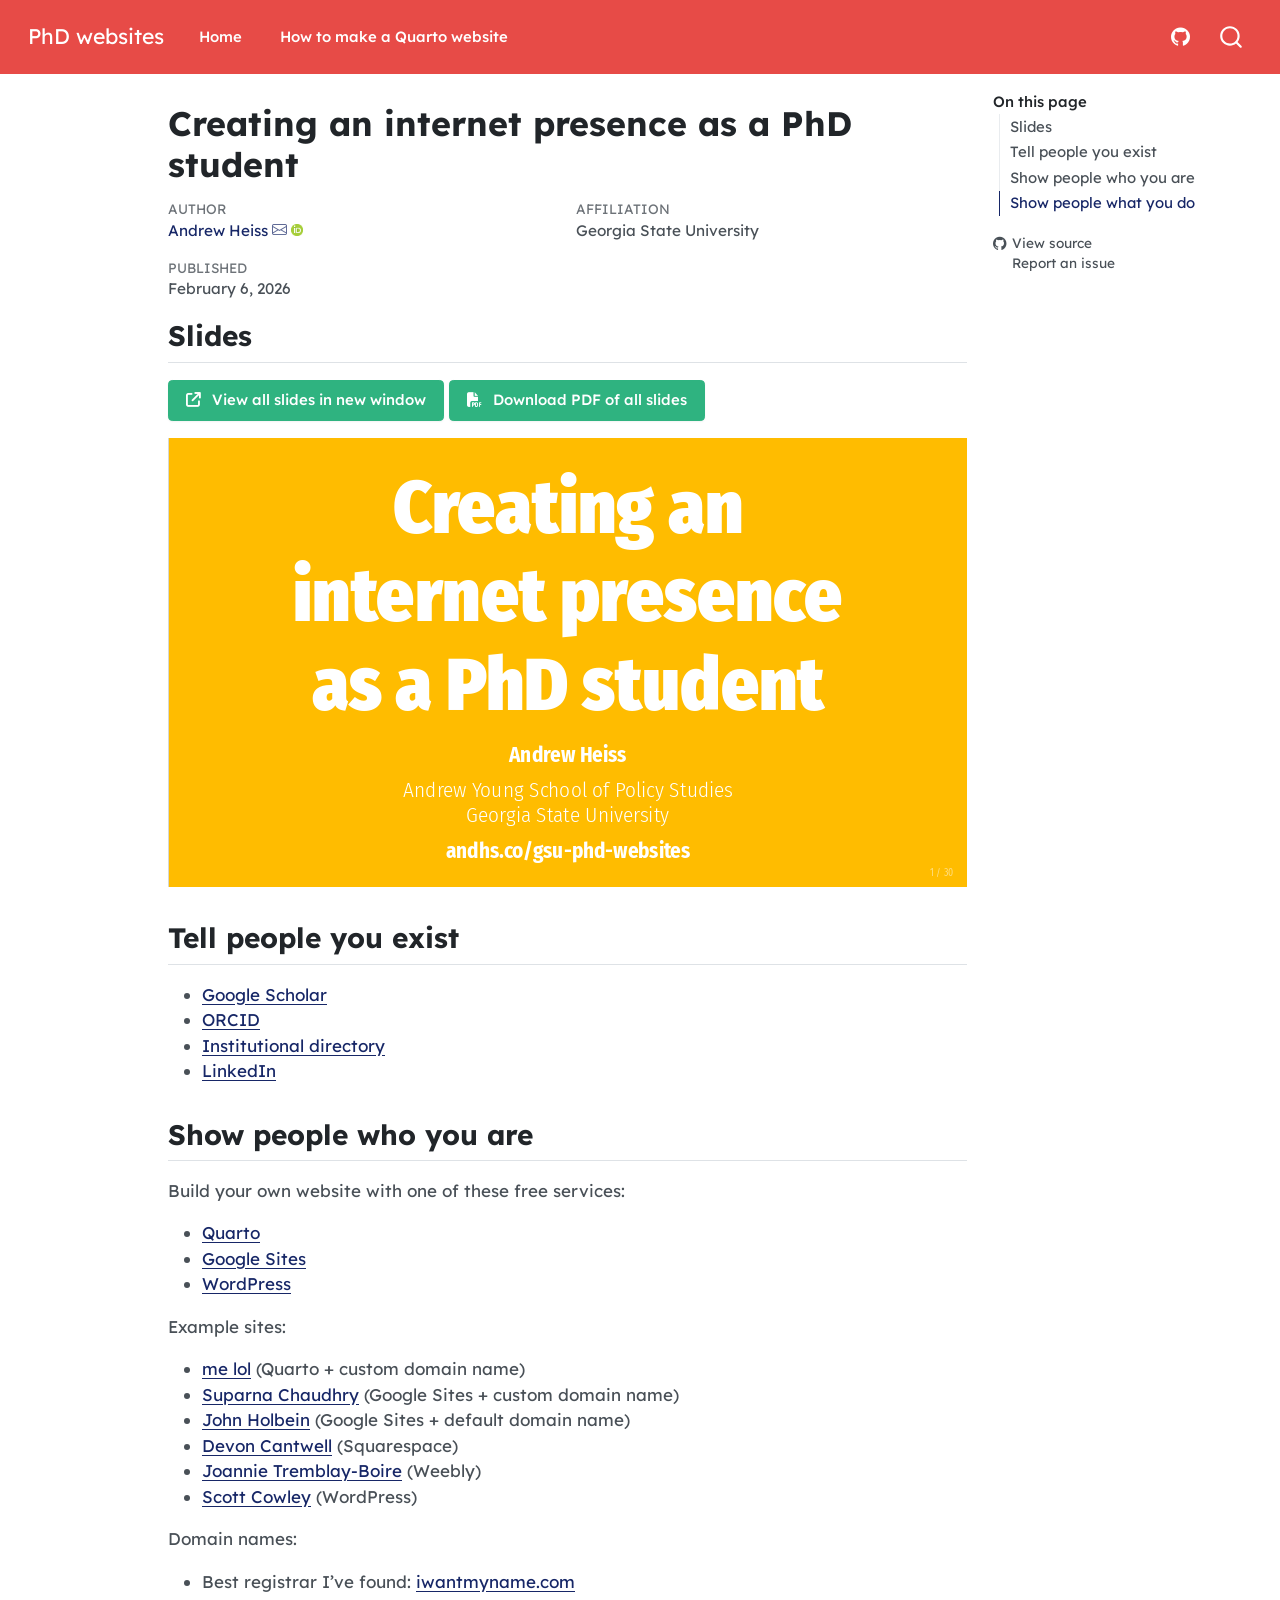
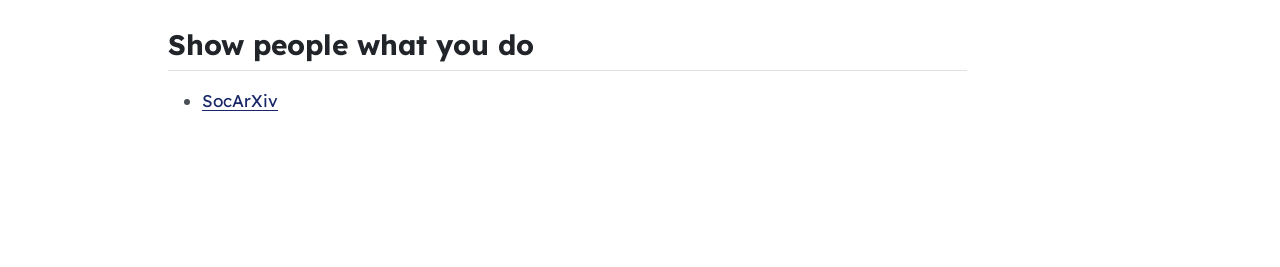
<file: index.html>
<!DOCTYPE html>
<html xmlns="http://www.w3.org/1999/xhtml" lang="en" xml:lang="en"><head>

<meta charset="utf-8">
<meta name="generator" content="quarto-1.9.16">

<meta name="viewport" content="width=device-width, initial-scale=1.0, user-scalable=yes">

<meta name="author" content="Andrew Heiss">
<meta name="dcterms.date" content="2026-02-06">

<title>Creating an internet presence as a PhD student – PhD websites</title>
<style>
code{white-space: pre-wrap;}
span.smallcaps{font-variant: small-caps;}
div.columns{display: flex; gap: min(4vw, 1.5em);}
div.column{flex: auto; overflow-x: auto;}
div.hanging-indent{margin-left: 1.5em; text-indent: -1.5em;}
ul.task-list{list-style: none;}
ul.task-list li input[type="checkbox"] {
  width: 0.8em;
  margin: 0 0.8em 0.2em -1em; /* quarto-specific, see https://github.com/quarto-dev/quarto-cli/issues/4556 */ 
  vertical-align: middle;
}
</style>


<script src="site_libs/quarto-nav/quarto-nav.js"></script>
<script src="site_libs/clipboard/clipboard.min.js"></script>
<script src="site_libs/quarto-search/autocomplete.umd.js"></script>
<script src="site_libs/quarto-search/fuse.min.js"></script>
<script src="site_libs/quarto-search/quarto-search.js"></script>
<meta name="quarto:offset" content="./">
<script src="site_libs/quarto-html/quarto.js" type="module"></script>
<script src="site_libs/quarto-html/tabsets/tabsets.js" type="module"></script>
<script src="site_libs/quarto-html/axe/axe-check.js" type="module"></script>
<script src="site_libs/quarto-html/popper.min.js"></script>
<script src="site_libs/quarto-html/tippy.umd.min.js"></script>
<script src="site_libs/quarto-html/anchor.min.js"></script>
<link href="site_libs/quarto-html/tippy.css" rel="stylesheet">
<link href="site_libs/quarto-html/quarto-syntax-highlighting-a67ac2868200dddf7a4f0e3ae403775c.css" rel="stylesheet" class="quarto-color-scheme" id="quarto-text-highlighting-styles">
<link href="site_libs/quarto-html/quarto-syntax-highlighting-dark-82d683e9f830cba069e3fb8cbfbea53b.css" rel="stylesheet" class="quarto-color-scheme quarto-color-alternate" id="quarto-text-highlighting-styles">
<link href="site_libs/quarto-html/quarto-syntax-highlighting-a67ac2868200dddf7a4f0e3ae403775c.css" rel="stylesheet" class="quarto-color-scheme-extra" id="quarto-text-highlighting-styles">
<script src="site_libs/bootstrap/bootstrap.min.js"></script>
<link href="site_libs/bootstrap/bootstrap-icons.css" rel="stylesheet">
<link href="site_libs/bootstrap/bootstrap-12ce660acc522cc9e6a242951351db57.min.css" rel="stylesheet" append-hash="true" class="quarto-color-scheme" id="quarto-bootstrap" data-mode="light">
<link href="site_libs/bootstrap/bootstrap-dark-ffd1da8b171d0e1a819d67f1ce5cb345.min.css" rel="stylesheet" append-hash="true" class="quarto-color-scheme quarto-color-alternate" id="quarto-bootstrap" data-mode="light">
<link href="site_libs/bootstrap/bootstrap-12ce660acc522cc9e6a242951351db57.min.css" rel="stylesheet" append-hash="true" class="quarto-color-scheme-extra" id="quarto-bootstrap" data-mode="light">
<link href="site_libs/quarto-contrib/fontawesome6-6.7.2/all.min.css" rel="stylesheet">
<link href="site_libs/quarto-contrib/fontawesome6-6.7.2/latex-fontsize.css" rel="stylesheet">
<script id="quarto-search-options" type="application/json">{
  "location": "navbar",
  "copy-button": false,
  "collapse-after": 3,
  "panel-placement": "end",
  "type": "overlay",
  "limit": 50,
  "keyboard-shortcut": [
    "f",
    "/",
    "s"
  ],
  "show-item-context": false,
  "language": {
    "search-no-results-text": "No results",
    "search-matching-documents-text": "matching documents",
    "search-copy-link-title": "Copy link to search",
    "search-hide-matches-text": "Hide additional matches",
    "search-more-match-text": "more match in this document",
    "search-more-matches-text": "more matches in this document",
    "search-clear-button-title": "Clear",
    "search-text-placeholder": "",
    "search-detached-cancel-button-title": "Cancel",
    "search-submit-button-title": "Submit",
    "search-label": "Search"
  }
}</script>


</head>

<body class="nav-fixed quarto-light">

<div id="quarto-search-results"></div>
  <header id="quarto-header" class="headroom fixed-top">
    <nav class="navbar navbar-expand-lg " data-bs-theme="dark">
      <div class="navbar-container container-fluid">
      <div class="navbar-brand-container mx-auto">
    <a class="navbar-brand" href="./index.html">
    <span class="navbar-title">PhD websites</span>
    </a>
  </div>
            <div id="quarto-search" class="" title="Search"></div>
          <button class="navbar-toggler" type="button" data-bs-toggle="collapse" data-bs-target="#navbarCollapse" aria-controls="navbarCollapse" role="menu" aria-expanded="false" aria-label="Toggle navigation" onclick="if (window.quartoToggleHeadroom) { window.quartoToggleHeadroom(); }">
  <span class="navbar-toggler-icon"></span>
</button>
          <div class="collapse navbar-collapse" id="navbarCollapse">
            <ul class="navbar-nav navbar-nav-scroll me-auto">
  <li class="nav-item">
    <a class="nav-link active" href="./index.html" aria-current="page"> 
<span class="menu-text">Home</span></a>
  </li>  
  <li class="nav-item">
    <a class="nav-link" href="./quarto.html"> 
<span class="menu-text">How to make a Quarto website</span></a>
  </li>  
</ul>
            <ul class="navbar-nav navbar-nav-scroll ms-auto">
  <li class="nav-item compact">
    <a class="nav-link" href="https://github.com/andrewheiss/2026-02-06_ays-dissertation-colloquium"> <i class="bi bi-github" role="img">
</i> 
<span class="menu-text"></span></a>
  </li>  
</ul>
          </div> <!-- /navcollapse -->
            <div class="quarto-navbar-tools">
</div>
      </div> <!-- /container-fluid -->
    </nav>
</header>
<!-- content -->
<div id="quarto-content" class="quarto-container page-columns page-rows-contents page-layout-article page-navbar">
<!-- sidebar -->
<!-- margin-sidebar -->
    <div id="quarto-margin-sidebar" class="sidebar margin-sidebar">
        <nav id="TOC" role="doc-toc" class="toc-active">
    <h2 id="toc-title">On this page</h2>
   
  <ul>
  <li><a href="#slides" id="toc-slides" class="nav-link active" data-scroll-target="#slides">Slides</a></li>
  <li><a href="#tell-people-you-exist" id="toc-tell-people-you-exist" class="nav-link" data-scroll-target="#tell-people-you-exist">Tell people you exist</a></li>
  <li><a href="#show-people-who-you-are" id="toc-show-people-who-you-are" class="nav-link" data-scroll-target="#show-people-who-you-are">Show people who you are</a></li>
  <li><a href="#show-people-what-you-do" id="toc-show-people-what-you-do" class="nav-link" data-scroll-target="#show-people-what-you-do">Show people what you do</a></li>
  </ul>
<div class="toc-actions"><ul><li><a href="https://github.com/andrewheiss/2026-02-06_ays-dissertation-colloquium/blob/main/index.qmd" class="toc-action"><i class="bi bi-github"></i>View source</a></li><li><a href="https://github.com/andrewheiss/2026-02-06_ays-dissertation-colloquium/issues/new" class="toc-action"><i class="bi empty"></i>Report an issue</a></li></ul></div></nav>
    </div>
<!-- main -->
<main class="content" id="quarto-document-content">

<header id="title-block-header" class="quarto-title-block default">
<div class="quarto-title">
<h1 class="title">Creating an internet presence as a PhD student</h1>
</div>


<div class="quarto-title-meta-author">
  <div class="quarto-title-meta-heading">Author</div>
  <div class="quarto-title-meta-heading">Affiliation</div>
  
    <div class="quarto-title-meta-contents">
    <p class="author"><a href="https://www.andrewheiss.com">Andrew Heiss</a> <a href="mailto:aheiss@gsu.edu" class="quarto-title-author-email"><i class="bi bi-envelope"></i></a> <a href="https://orcid.org/0000-0002-3948-3914" class="quarto-title-author-orcid"> <img src="[data-uri]"></a></p>
  </div>
  <div class="quarto-title-meta-contents">
        <p class="affiliation">
            Georgia State University
          </p>
      </div>
  </div>

<div class="quarto-title-meta">

      
    <div>
    <div class="quarto-title-meta-heading">Published</div>
    <div class="quarto-title-meta-contents">
      <p class="date">February 6, 2026</p>
    </div>
  </div>
  
    
  </div>
  


</header>


<section id="slides" class="level2">
<h2 class="anchored" data-anchor-id="slides">Slides</h2>
<p><a class="btn btn-success" target="_blank" href="slides/slides.html"><i class="fa-solid fa-arrow-up-right-from-square" aria-label="arrow-up-right-from-square"></i>  View all slides in new window</a> <a class="btn btn-success" target="_blank" href="slides/slides.pdf" role="button"><i class="fa-solid fa-file-pdf" aria-label="file-pdf"></i>  Download PDF of all slides</a></p>
<div class="ratio ratio-16x9">
<iframe src="slides/slides.html">
</iframe>
</div>
</section>
<section id="tell-people-you-exist" class="level2">
<h2 class="anchored" data-anchor-id="tell-people-you-exist">Tell people you exist</h2>
<ul>
<li><a href="https://scholar.google.com/">Google Scholar</a></li>
<li><a href="https://orcid.org/">ORCID</a></li>
<li><a href="https://aysps.gsu.edu/profile/andrew-heiss/">Institutional directory</a></li>
<li><a href="https://www.linkedin.com/">LinkedIn</a></li>
</ul>
</section>
<section id="show-people-who-you-are" class="level2">
<h2 class="anchored" data-anchor-id="show-people-who-you-are">Show people who you are</h2>
<p>Build your own website with one of these free services:</p>
<ul>
<li><a href="https://quarto.org/">Quarto</a></li>
<li><a href="https://sites.google.com/">Google Sites</a></li>
<li><a href="https://wordpress.com/">WordPress</a></li>
</ul>
<p>Example sites:</p>
<ul>
<li><a href="https://www.andrewheiss.com">me lol</a> (Quarto + custom domain name)</li>
<li><a href="https://www.suparnachaudhry.com/">Suparna Chaudhry</a> (Google Sites + custom domain name)</li>
<li><a href="https://sites.google.com/site/johnbholbein/">John Holbein</a> (Google Sites + default domain name)</li>
<li><a href="https://www.devoncantwell.com/">Devon Cantwell</a> (Squarespace)</li>
<li><a href="http://joannieboire.weebly.com/">Joannie Tremblay-Boire</a> (Weebly)</li>
<li><a href="http://www.scottcowley.com/">Scott Cowley</a> (WordPress)</li>
</ul>
<p>Domain names:</p>
<ul>
<li>Best registrar I’ve found: <a href="https://iwantmyname.com/">iwantmyname.com</a></li>
</ul>
</section>
<section id="show-people-what-you-do" class="level2">
<h2 class="anchored" data-anchor-id="show-people-what-you-do">Show people what you do</h2>
<ul>
<li><a href="https://socopen.org/">SocArXiv</a></li>
</ul>


</section>

</main> <!-- /main -->
<script id="quarto-html-after-body" type="application/javascript">
  window.document.addEventListener("DOMContentLoaded", function (event) {
    const icon = "";
    const anchorJS = new window.AnchorJS();
    anchorJS.options = {
      placement: 'right',
      icon: icon
    };
    anchorJS.add('.anchored');
    const isCodeAnnotation = (el) => {
      for (const clz of el.classList) {
        if (clz.startsWith('code-annotation-')) {                     
          return true;
        }
      }
      return false;
    }
    const onCopySuccess = function(e) {
      // button target
      const button = e.trigger;
      // don't keep focus
      button.blur();
      // flash "checked"
      button.classList.add('code-copy-button-checked');
      var currentTitle = button.getAttribute("title");
      button.setAttribute("title", "Copied!");
      let tooltip;
      if (window.bootstrap) {
        button.setAttribute("data-bs-toggle", "tooltip");
        button.setAttribute("data-bs-placement", "left");
        button.setAttribute("data-bs-title", "Copied!");
        tooltip = new bootstrap.Tooltip(button, 
          { trigger: "manual", 
            customClass: "code-copy-button-tooltip",
            offset: [0, -8]});
        tooltip.show();    
      }
      setTimeout(function() {
        if (tooltip) {
          tooltip.hide();
          button.removeAttribute("data-bs-title");
          button.removeAttribute("data-bs-toggle");
          button.removeAttribute("data-bs-placement");
        }
        button.setAttribute("title", currentTitle);
        button.classList.remove('code-copy-button-checked');
      }, 1000);
      // clear code selection
      e.clearSelection();
    }
    const getTextToCopy = function(trigger) {
      const outerScaffold = trigger.parentElement.cloneNode(true);
      const codeEl = outerScaffold.querySelector('code');
      for (const childEl of codeEl.children) {
        if (isCodeAnnotation(childEl)) {
          childEl.remove();
        }
      }
      return codeEl.innerText;
    }
    const clipboard = new window.ClipboardJS('.code-copy-button:not([data-in-quarto-modal])', {
      text: getTextToCopy
    });
    clipboard.on('success', onCopySuccess);
    if (window.document.getElementById('quarto-embedded-source-code-modal')) {
      const clipboardModal = new window.ClipboardJS('.code-copy-button[data-in-quarto-modal]', {
        text: getTextToCopy,
        container: window.document.getElementById('quarto-embedded-source-code-modal')
      });
      clipboardModal.on('success', onCopySuccess);
    }
      var localhostRegex = new RegExp(/^(?:http|https):\/\/localhost\:?[0-9]*\//);
      var mailtoRegex = new RegExp(/^mailto:/);
        var filterRegex = new RegExp("https:\/\/andrewheiss\.github\.io\/2026-02-06_ays-dissertation-colloquium\/");
      var isInternal = (href) => {
          return filterRegex.test(href) || localhostRegex.test(href) || mailtoRegex.test(href);
      }
      // Inspect non-navigation links and adorn them if external
     var links = window.document.querySelectorAll('a[href]:not(.nav-link):not(.navbar-brand):not(.toc-action):not(.sidebar-link):not(.sidebar-item-toggle):not(.pagination-link):not(.no-external):not([aria-hidden]):not(.dropdown-item):not(.quarto-navigation-tool):not(.about-link)');
      for (var i=0; i<links.length; i++) {
        const link = links[i];
        if (!isInternal(link.href)) {
          // undo the damage that might have been done by quarto-nav.js in the case of
          // links that we want to consider external
          if (link.dataset.originalHref !== undefined) {
            link.href = link.dataset.originalHref;
          }
        }
      }
    function tippyHover(el, contentFn, onTriggerFn, onUntriggerFn) {
      const config = {
        allowHTML: true,
        maxWidth: 500,
        delay: 100,
        arrow: false,
        appendTo: function(el) {
            return el.parentElement;
        },
        interactive: true,
        interactiveBorder: 10,
        theme: 'quarto',
        placement: 'bottom-start',
      };
      if (contentFn) {
        config.content = contentFn;
      }
      if (onTriggerFn) {
        config.onTrigger = onTriggerFn;
      }
      if (onUntriggerFn) {
        config.onUntrigger = onUntriggerFn;
      }
      window.tippy(el, config); 
    }
    const noterefs = window.document.querySelectorAll('a[role="doc-noteref"]');
    for (var i=0; i<noterefs.length; i++) {
      const ref = noterefs[i];
      tippyHover(ref, function() {
        // use id or data attribute instead here
        let href = ref.getAttribute('data-footnote-href') || ref.getAttribute('href');
        try { href = new URL(href).hash; } catch {}
        const id = href.replace(/^#\/?/, "");
        const note = window.document.getElementById(id);
        if (note) {
          return note.innerHTML;
        } else {
          return "";
        }
      });
    }
    const xrefs = window.document.querySelectorAll('a.quarto-xref');
    const processXRef = (id, note) => {
      // Strip column container classes
      const stripColumnClz = (el) => {
        el.classList.remove("page-full", "page-columns");
        if (el.children) {
          for (const child of el.children) {
            stripColumnClz(child);
          }
        }
      }
      stripColumnClz(note)
      if (id === null || id.startsWith('sec-')) {
        // Special case sections, only their first couple elements
        const container = document.createElement("div");
        if (note.children && note.children.length > 2) {
          container.appendChild(note.children[0].cloneNode(true));
          for (let i = 1; i < note.children.length; i++) {
            const child = note.children[i];
            if (child.tagName === "P" && child.innerText === "") {
              continue;
            } else {
              container.appendChild(child.cloneNode(true));
              break;
            }
          }
          if (window.Quarto?.typesetMath) {
            window.Quarto.typesetMath(container);
          }
          return container.innerHTML
        } else {
          if (window.Quarto?.typesetMath) {
            window.Quarto.typesetMath(note);
          }
          return note.innerHTML;
        }
      } else {
        // Remove any anchor links if they are present
        const anchorLink = note.querySelector('a.anchorjs-link');
        if (anchorLink) {
          anchorLink.remove();
        }
        if (window.Quarto?.typesetMath) {
          window.Quarto.typesetMath(note);
        }
        if (note.classList.contains("callout")) {
          return note.outerHTML;
        } else {
          return note.innerHTML;
        }
      }
    }
    for (var i=0; i<xrefs.length; i++) {
      const xref = xrefs[i];
      tippyHover(xref, undefined, function(instance) {
        instance.disable();
        let url = xref.getAttribute('href');
        let hash = undefined; 
        if (url.startsWith('#')) {
          hash = url;
        } else {
          try { hash = new URL(url).hash; } catch {}
        }
        if (hash) {
          const id = hash.replace(/^#\/?/, "");
          const note = window.document.getElementById(id);
          if (note !== null) {
            try {
              const html = processXRef(id, note.cloneNode(true));
              instance.setContent(html);
            } finally {
              instance.enable();
              instance.show();
            }
          } else {
            // See if we can fetch this
            fetch(url.split('#')[0])
            .then(res => res.text())
            .then(html => {
              const parser = new DOMParser();
              const htmlDoc = parser.parseFromString(html, "text/html");
              const note = htmlDoc.getElementById(id);
              if (note !== null) {
                const html = processXRef(id, note);
                instance.setContent(html);
              } 
            }).finally(() => {
              instance.enable();
              instance.show();
            });
          }
        } else {
          // See if we can fetch a full url (with no hash to target)
          // This is a special case and we should probably do some content thinning / targeting
          fetch(url)
          .then(res => res.text())
          .then(html => {
            const parser = new DOMParser();
            const htmlDoc = parser.parseFromString(html, "text/html");
            const note = htmlDoc.querySelector('main.content');
            if (note !== null) {
              // This should only happen for chapter cross references
              // (since there is no id in the URL)
              // remove the first header
              if (note.children.length > 0 && note.children[0].tagName === "HEADER") {
                note.children[0].remove();
              }
              const html = processXRef(null, note);
              instance.setContent(html);
            } 
          }).finally(() => {
            instance.enable();
            instance.show();
          });
        }
      }, function(instance) {
      });
    }
        let selectedAnnoteEl;
        const selectorForAnnotation = ( cell, annotation) => {
          let cellAttr = 'data-code-cell="' + cell + '"';
          let lineAttr = 'data-code-annotation="' +  annotation + '"';
          const selector = 'span[' + cellAttr + '][' + lineAttr + ']';
          return selector;
        }
        const selectCodeLines = (annoteEl) => {
          const doc = window.document;
          const targetCell = annoteEl.getAttribute("data-target-cell");
          const targetAnnotation = annoteEl.getAttribute("data-target-annotation");
          const annoteSpan = window.document.querySelector(selectorForAnnotation(targetCell, targetAnnotation));
          const lines = annoteSpan.getAttribute("data-code-lines").split(",");
          const lineIds = lines.map((line) => {
            return targetCell + "-" + line;
          })
          let top = null;
          let height = null;
          let parent = null;
          if (lineIds.length > 0) {
              //compute the position of the single el (top and bottom and make a div)
              const el = window.document.getElementById(lineIds[0]);
              top = el.offsetTop;
              height = el.offsetHeight;
              parent = el.parentElement.parentElement;
            if (lineIds.length > 1) {
              const lastEl = window.document.getElementById(lineIds[lineIds.length - 1]);
              const bottom = lastEl.offsetTop + lastEl.offsetHeight;
              height = bottom - top;
            }
            if (top !== null && height !== null && parent !== null) {
              // cook up a div (if necessary) and position it 
              let div = window.document.getElementById("code-annotation-line-highlight");
              if (div === null) {
                div = window.document.createElement("div");
                div.setAttribute("id", "code-annotation-line-highlight");
                div.style.position = 'absolute';
                parent.appendChild(div);
              }
              div.style.top = top - 2 + "px";
              div.style.height = height + 4 + "px";
              div.style.left = 0;
              let gutterDiv = window.document.getElementById("code-annotation-line-highlight-gutter");
              if (gutterDiv === null) {
                gutterDiv = window.document.createElement("div");
                gutterDiv.setAttribute("id", "code-annotation-line-highlight-gutter");
                gutterDiv.style.position = 'absolute';
                const codeCell = window.document.getElementById(targetCell);
                const gutter = codeCell.querySelector('.code-annotation-gutter');
                gutter.appendChild(gutterDiv);
              }
              gutterDiv.style.top = top - 2 + "px";
              gutterDiv.style.height = height + 4 + "px";
            }
            selectedAnnoteEl = annoteEl;
          }
        };
        const unselectCodeLines = () => {
          const elementsIds = ["code-annotation-line-highlight", "code-annotation-line-highlight-gutter"];
          elementsIds.forEach((elId) => {
            const div = window.document.getElementById(elId);
            if (div) {
              div.remove();
            }
          });
          selectedAnnoteEl = undefined;
        };
          // Handle positioning of the toggle
      window.addEventListener(
        "resize",
        throttle(() => {
          elRect = undefined;
          if (selectedAnnoteEl) {
            selectCodeLines(selectedAnnoteEl);
          }
        }, 10)
      );
      function throttle(fn, ms) {
      let throttle = false;
      let timer;
        return (...args) => {
          if(!throttle) { // first call gets through
              fn.apply(this, args);
              throttle = true;
          } else { // all the others get throttled
              if(timer) clearTimeout(timer); // cancel #2
              timer = setTimeout(() => {
                fn.apply(this, args);
                timer = throttle = false;
              }, ms);
          }
        };
      }
        // Attach click handler to the DT
        const annoteDls = window.document.querySelectorAll('dt[data-target-cell]');
        for (const annoteDlNode of annoteDls) {
          annoteDlNode.addEventListener('click', (event) => {
            const clickedEl = event.target;
            if (clickedEl !== selectedAnnoteEl) {
              unselectCodeLines();
              const activeEl = window.document.querySelector('dt[data-target-cell].code-annotation-active');
              if (activeEl) {
                activeEl.classList.remove('code-annotation-active');
              }
              selectCodeLines(clickedEl);
              clickedEl.classList.add('code-annotation-active');
            } else {
              // Unselect the line
              unselectCodeLines();
              clickedEl.classList.remove('code-annotation-active');
            }
          });
        }
    const findCites = (el) => {
      const parentEl = el.parentElement;
      if (parentEl) {
        const cites = parentEl.dataset.cites;
        if (cites) {
          return {
            el,
            cites: cites.split(' ')
          };
        } else {
          return findCites(el.parentElement)
        }
      } else {
        return undefined;
      }
    };
    var bibliorefs = window.document.querySelectorAll('a[role="doc-biblioref"]');
    for (var i=0; i<bibliorefs.length; i++) {
      const ref = bibliorefs[i];
      const citeInfo = findCites(ref);
      if (citeInfo) {
        tippyHover(citeInfo.el, function() {
          var popup = window.document.createElement('div');
          citeInfo.cites.forEach(function(cite) {
            var citeDiv = window.document.createElement('div');
            citeDiv.classList.add('hanging-indent');
            citeDiv.classList.add('csl-entry');
            var biblioDiv = window.document.getElementById('ref-' + cite);
            if (biblioDiv) {
              citeDiv.innerHTML = biblioDiv.innerHTML;
            }
            popup.appendChild(citeDiv);
          });
          return popup.innerHTML;
        });
      }
    }
  });
  </script>
</div> <!-- /content -->




<footer class="footer"><div class="nav-footer"><div class="nav-footer-center"><div class="toc-actions d-sm-block d-md-none"><ul><li><a href="https://github.com/andrewheiss/2026-02-06_ays-dissertation-colloquium/blob/main/index.qmd" class="toc-action"><i class="bi bi-github"></i>View source</a></li><li><a href="https://github.com/andrewheiss/2026-02-06_ays-dissertation-colloquium/issues/new" class="toc-action"><i class="bi empty"></i>Report an issue</a></li></ul></div></div></div></footer></body></html>
</file>
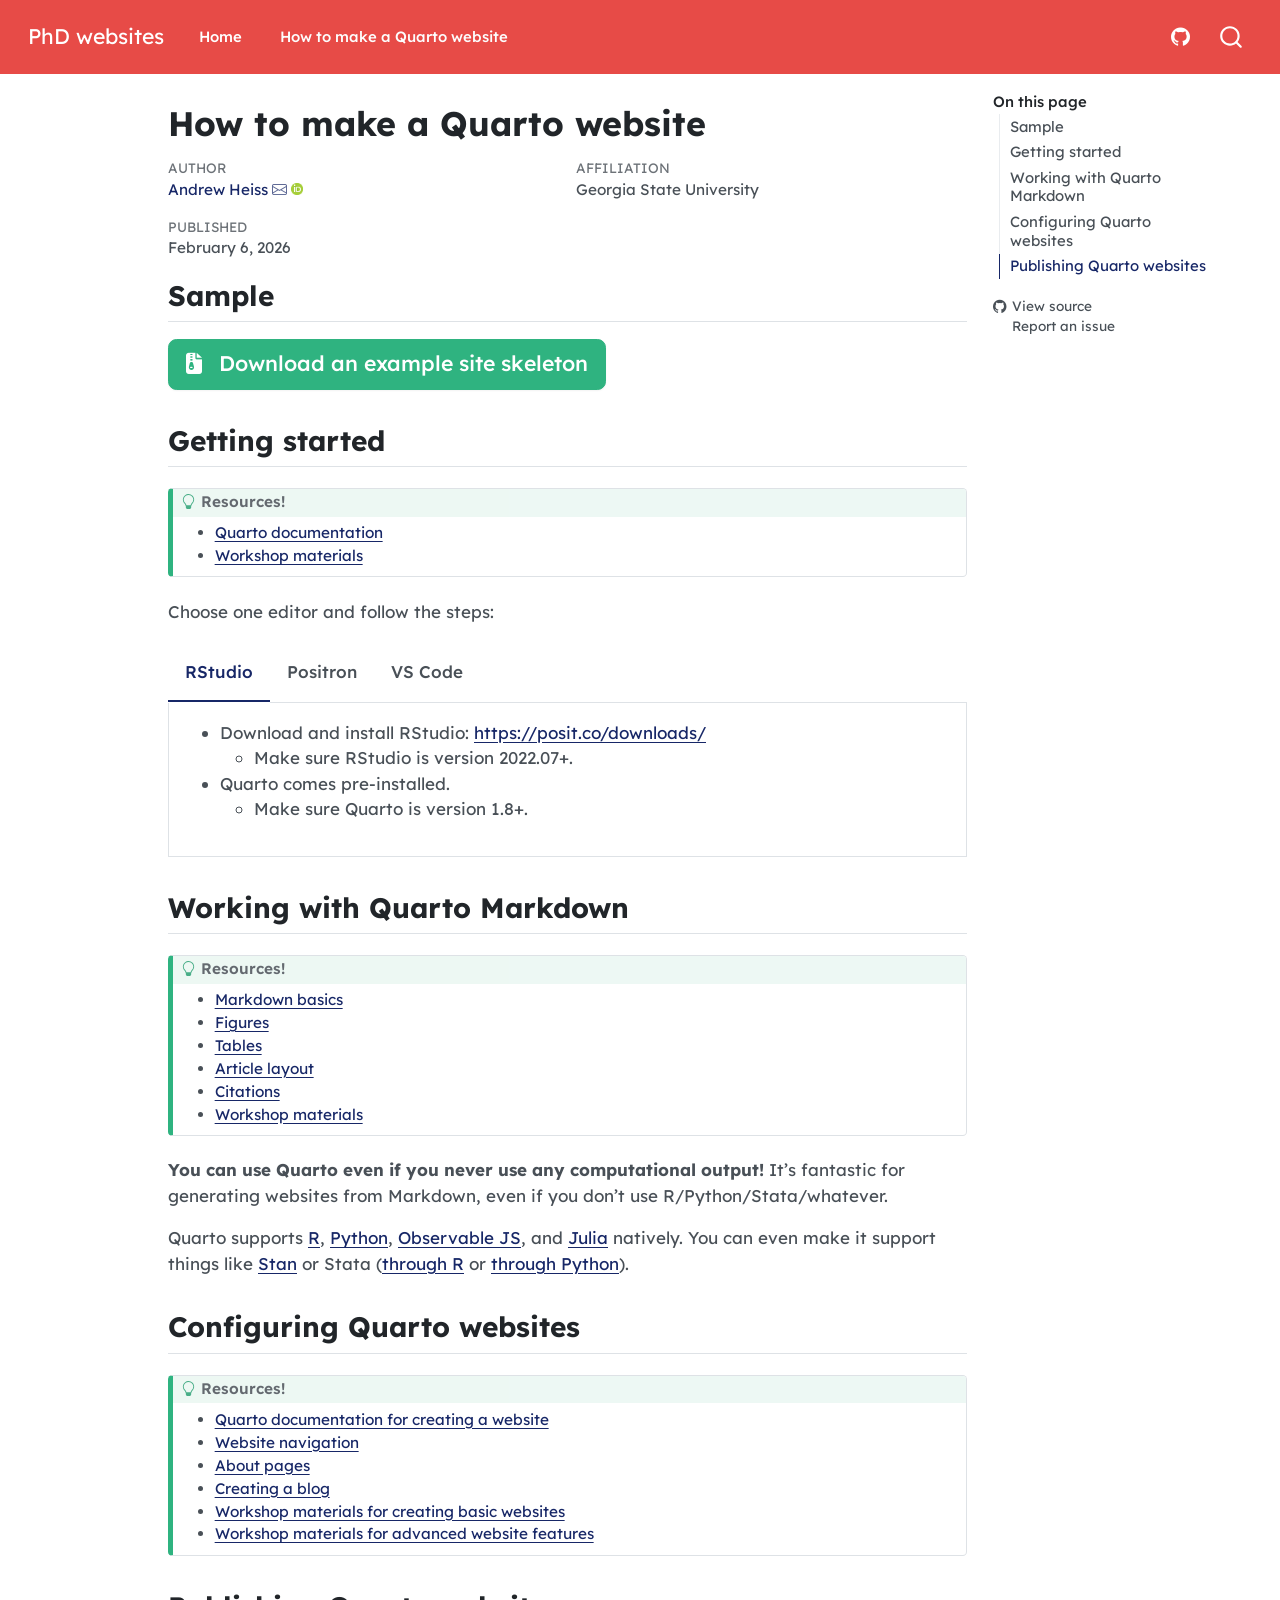
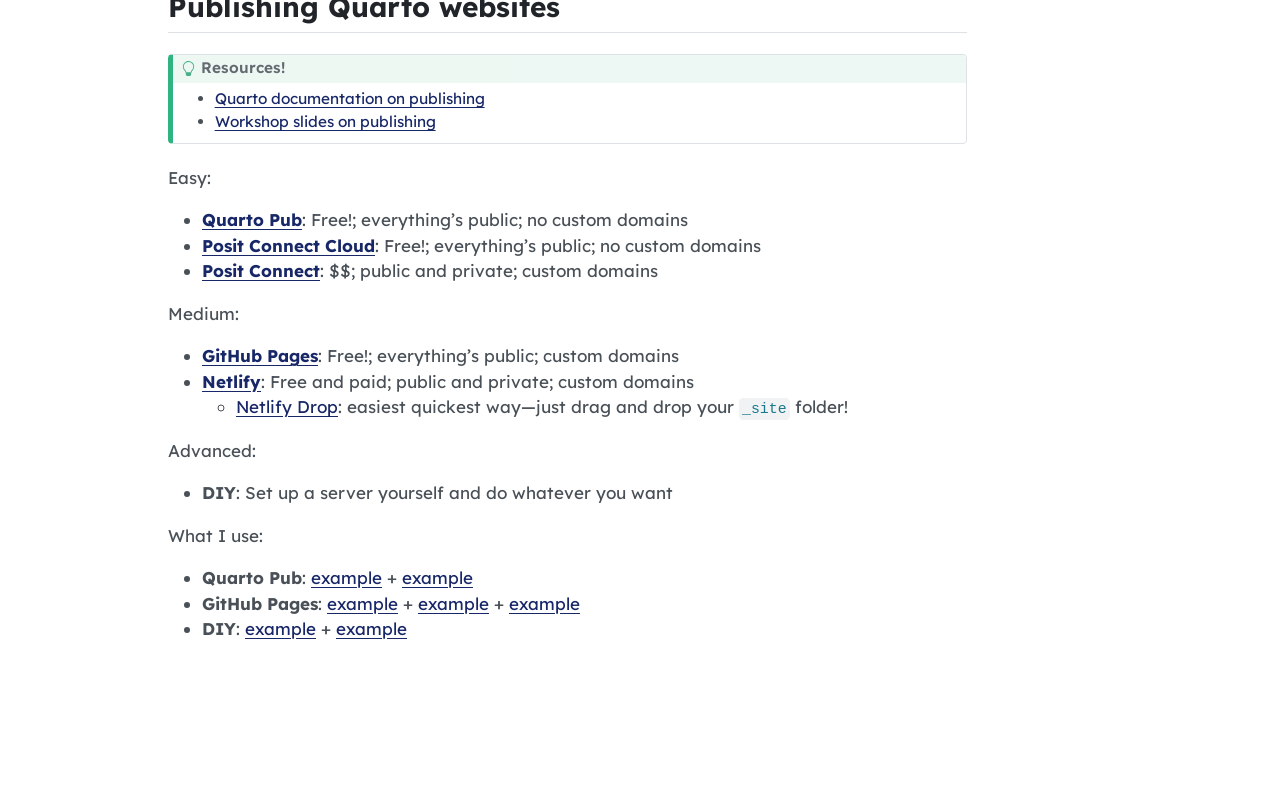
<file: quarto.html>
<!DOCTYPE html>
<html xmlns="http://www.w3.org/1999/xhtml" lang="en" xml:lang="en"><head>

<meta charset="utf-8">
<meta name="generator" content="quarto-1.9.16">

<meta name="viewport" content="width=device-width, initial-scale=1.0, user-scalable=yes">

<meta name="author" content="Andrew Heiss">
<meta name="dcterms.date" content="2026-02-06">

<title>How to make a Quarto website – PhD websites</title>
<style>
code{white-space: pre-wrap;}
span.smallcaps{font-variant: small-caps;}
div.columns{display: flex; gap: min(4vw, 1.5em);}
div.column{flex: auto; overflow-x: auto;}
div.hanging-indent{margin-left: 1.5em; text-indent: -1.5em;}
ul.task-list{list-style: none;}
ul.task-list li input[type="checkbox"] {
  width: 0.8em;
  margin: 0 0.8em 0.2em -1em; /* quarto-specific, see https://github.com/quarto-dev/quarto-cli/issues/4556 */ 
  vertical-align: middle;
}
</style>


<script src="site_libs/quarto-nav/quarto-nav.js"></script>
<script src="site_libs/clipboard/clipboard.min.js"></script>
<script src="site_libs/quarto-search/autocomplete.umd.js"></script>
<script src="site_libs/quarto-search/fuse.min.js"></script>
<script src="site_libs/quarto-search/quarto-search.js"></script>
<meta name="quarto:offset" content="./">
<script src="site_libs/quarto-html/quarto.js" type="module"></script>
<script src="site_libs/quarto-html/tabsets/tabsets.js" type="module"></script>
<script src="site_libs/quarto-html/axe/axe-check.js" type="module"></script>
<script src="site_libs/quarto-html/popper.min.js"></script>
<script src="site_libs/quarto-html/tippy.umd.min.js"></script>
<script src="site_libs/quarto-html/anchor.min.js"></script>
<link href="site_libs/quarto-html/tippy.css" rel="stylesheet">
<link href="site_libs/quarto-html/quarto-syntax-highlighting-a67ac2868200dddf7a4f0e3ae403775c.css" rel="stylesheet" class="quarto-color-scheme" id="quarto-text-highlighting-styles">
<link href="site_libs/quarto-html/quarto-syntax-highlighting-dark-82d683e9f830cba069e3fb8cbfbea53b.css" rel="stylesheet" class="quarto-color-scheme quarto-color-alternate" id="quarto-text-highlighting-styles">
<link href="site_libs/quarto-html/quarto-syntax-highlighting-a67ac2868200dddf7a4f0e3ae403775c.css" rel="stylesheet" class="quarto-color-scheme-extra" id="quarto-text-highlighting-styles">
<script src="site_libs/bootstrap/bootstrap.min.js"></script>
<link href="site_libs/bootstrap/bootstrap-icons.css" rel="stylesheet">
<link href="site_libs/bootstrap/bootstrap-12ce660acc522cc9e6a242951351db57.min.css" rel="stylesheet" append-hash="true" class="quarto-color-scheme" id="quarto-bootstrap" data-mode="light">
<link href="site_libs/bootstrap/bootstrap-dark-ffd1da8b171d0e1a819d67f1ce5cb345.min.css" rel="stylesheet" append-hash="true" class="quarto-color-scheme quarto-color-alternate" id="quarto-bootstrap" data-mode="light">
<link href="site_libs/bootstrap/bootstrap-12ce660acc522cc9e6a242951351db57.min.css" rel="stylesheet" append-hash="true" class="quarto-color-scheme-extra" id="quarto-bootstrap" data-mode="light">
<link href="site_libs/quarto-contrib/fontawesome6-6.7.2/all.min.css" rel="stylesheet">
<link href="site_libs/quarto-contrib/fontawesome6-6.7.2/latex-fontsize.css" rel="stylesheet">
<script id="quarto-search-options" type="application/json">{
  "location": "navbar",
  "copy-button": false,
  "collapse-after": 3,
  "panel-placement": "end",
  "type": "overlay",
  "limit": 50,
  "keyboard-shortcut": [
    "f",
    "/",
    "s"
  ],
  "show-item-context": false,
  "language": {
    "search-no-results-text": "No results",
    "search-matching-documents-text": "matching documents",
    "search-copy-link-title": "Copy link to search",
    "search-hide-matches-text": "Hide additional matches",
    "search-more-match-text": "more match in this document",
    "search-more-matches-text": "more matches in this document",
    "search-clear-button-title": "Clear",
    "search-text-placeholder": "",
    "search-detached-cancel-button-title": "Cancel",
    "search-submit-button-title": "Submit",
    "search-label": "Search"
  }
}</script>


</head>

<body class="nav-fixed quarto-light">

<div id="quarto-search-results"></div>
  <header id="quarto-header" class="headroom fixed-top">
    <nav class="navbar navbar-expand-lg " data-bs-theme="dark">
      <div class="navbar-container container-fluid">
      <div class="navbar-brand-container mx-auto">
    <a class="navbar-brand" href="./index.html">
    <span class="navbar-title">PhD websites</span>
    </a>
  </div>
            <div id="quarto-search" class="" title="Search"></div>
          <button class="navbar-toggler" type="button" data-bs-toggle="collapse" data-bs-target="#navbarCollapse" aria-controls="navbarCollapse" role="menu" aria-expanded="false" aria-label="Toggle navigation" onclick="if (window.quartoToggleHeadroom) { window.quartoToggleHeadroom(); }">
  <span class="navbar-toggler-icon"></span>
</button>
          <div class="collapse navbar-collapse" id="navbarCollapse">
            <ul class="navbar-nav navbar-nav-scroll me-auto">
  <li class="nav-item">
    <a class="nav-link" href="./index.html"> 
<span class="menu-text">Home</span></a>
  </li>  
  <li class="nav-item">
    <a class="nav-link active" href="./quarto.html" aria-current="page"> 
<span class="menu-text">How to make a Quarto website</span></a>
  </li>  
</ul>
            <ul class="navbar-nav navbar-nav-scroll ms-auto">
  <li class="nav-item compact">
    <a class="nav-link" href="https://github.com/andrewheiss/2026-02-06_ays-dissertation-colloquium"> <i class="bi bi-github" role="img">
</i> 
<span class="menu-text"></span></a>
  </li>  
</ul>
          </div> <!-- /navcollapse -->
            <div class="quarto-navbar-tools">
</div>
      </div> <!-- /container-fluid -->
    </nav>
</header>
<!-- content -->
<div id="quarto-content" class="quarto-container page-columns page-rows-contents page-layout-article page-navbar">
<!-- sidebar -->
<!-- margin-sidebar -->
    <div id="quarto-margin-sidebar" class="sidebar margin-sidebar">
        <nav id="TOC" role="doc-toc" class="toc-active">
    <h2 id="toc-title">On this page</h2>
   
  <ul>
  <li><a href="#sample" id="toc-sample" class="nav-link active" data-scroll-target="#sample">Sample</a></li>
  <li><a href="#getting-started" id="toc-getting-started" class="nav-link" data-scroll-target="#getting-started">Getting started</a></li>
  <li><a href="#working-with-quarto-markdown" id="toc-working-with-quarto-markdown" class="nav-link" data-scroll-target="#working-with-quarto-markdown">Working with Quarto Markdown</a></li>
  <li><a href="#configuring-quarto-websites" id="toc-configuring-quarto-websites" class="nav-link" data-scroll-target="#configuring-quarto-websites">Configuring Quarto websites</a></li>
  <li><a href="#publishing-quarto-websites" id="toc-publishing-quarto-websites" class="nav-link" data-scroll-target="#publishing-quarto-websites">Publishing Quarto websites</a></li>
  </ul>
<div class="toc-actions"><ul><li><a href="https://github.com/andrewheiss/2026-02-06_ays-dissertation-colloquium/blob/main/quarto.qmd" class="toc-action"><i class="bi bi-github"></i>View source</a></li><li><a href="https://github.com/andrewheiss/2026-02-06_ays-dissertation-colloquium/issues/new" class="toc-action"><i class="bi empty"></i>Report an issue</a></li></ul></div></nav>
    </div>
<!-- main -->
<main class="content" id="quarto-document-content">

<header id="title-block-header" class="quarto-title-block default">
<div class="quarto-title">
<h1 class="title">How to make a Quarto website</h1>
</div>


<div class="quarto-title-meta-author">
  <div class="quarto-title-meta-heading">Author</div>
  <div class="quarto-title-meta-heading">Affiliation</div>
  
    <div class="quarto-title-meta-contents">
    <p class="author"><a href="https://www.andrewheiss.com">Andrew Heiss</a> <a href="mailto:aheiss@gsu.edu" class="quarto-title-author-email"><i class="bi bi-envelope"></i></a> <a href="https://orcid.org/0000-0002-3948-3914" class="quarto-title-author-orcid"> <img src="[data-uri]"></a></p>
  </div>
  <div class="quarto-title-meta-contents">
        <p class="affiliation">
            Georgia State University
          </p>
      </div>
  </div>

<div class="quarto-title-meta">

      
    <div>
    <div class="quarto-title-meta-heading">Published</div>
    <div class="quarto-title-meta-contents">
      <p class="date">February 6, 2026</p>
    </div>
  </div>
  
    
  </div>
  


</header>


<section id="sample" class="level2">
<h2 class="anchored" data-anchor-id="sample">Sample</h2>
<p><a class="btn btn-success btn-lg" target="_blank" href="files/example-site-skeleton.zip"><i class="fa-solid fa-file-zipper" aria-label="file-zipper"></i>  Download an example site skeleton</a></p>
</section>
<section id="getting-started" class="level2">
<h2 class="anchored" data-anchor-id="getting-started">Getting started</h2>
<div class="callout callout-style-default callout-tip callout-titled">
<div class="callout-header d-flex align-content-center">
<div class="callout-icon-container">
<i class="callout-icon"></i>
</div>
<div class="callout-title-container flex-fill">
<span class="screen-reader-only">Tip</span>Resources!
</div>
</div>
<div class="callout-body-container callout-body">
<ul>
<li><a href="https://quarto.org/">Quarto documentation</a></li>
<li><a href="https://andrewheiss.github.io/quarto-websites_2025-10/">Workshop materials</a></li>
</ul>
</div>
</div>
<p>Choose one editor and follow the steps:</p>
<div class="tabset-margin-container"></div><div class="panel-tabset">
<ul class="nav nav-tabs" role="tablist"><li class="nav-item" role="presentation"><a class="nav-link active" id="tabset-1-1-tab" data-bs-toggle="tab" data-bs-target="#tabset-1-1" role="tab" aria-controls="tabset-1-1" aria-selected="true" href="">RStudio</a></li><li class="nav-item" role="presentation"><a class="nav-link" id="tabset-1-2-tab" data-bs-toggle="tab" data-bs-target="#tabset-1-2" role="tab" aria-controls="tabset-1-2" aria-selected="false" href="">Positron</a></li><li class="nav-item" role="presentation"><a class="nav-link" id="tabset-1-3-tab" data-bs-toggle="tab" data-bs-target="#tabset-1-3" role="tab" aria-controls="tabset-1-3" aria-selected="false" href="">VS Code</a></li></ul>
<div class="tab-content">
<div id="tabset-1-1" class="tab-pane active" role="tabpanel" aria-labelledby="tabset-1-1-tab">
<ul>
<li>Download and install RStudio: <a href="https://posit.co/downloads/" class="uri">https://posit.co/downloads/</a>
<ul>
<li>Make sure RStudio is version 2022.07+.</li>
</ul></li>
<li>Quarto comes pre-installed.
<ul>
<li>Make sure Quarto is version 1.8+.</li>
</ul></li>
</ul>
</div>
<div id="tabset-1-2" class="tab-pane" role="tabpanel" aria-labelledby="tabset-1-2-tab">
<ul>
<li>Download and install Positron: <a href="https://positron.posit.co/download.html" class="uri">https://positron.posit.co/download.html</a></li>
<li>Quarto comes pre-installed.
<ul>
<li>Make sure Quarto is version 1.8+.</li>
</ul></li>
</ul>
</div>
<div id="tabset-1-3" class="tab-pane" role="tabpanel" aria-labelledby="tabset-1-3-tab">
<ul>
<li>Download and install VS Code: <a href="https://code.visualstudio.com/download/" class="uri">https://code.visualstudio.com/download/</a></li>
<li>Download and install Quarto: <a href="https://quarto.org/docs/get-started/" class="uri">https://quarto.org/docs/get-started/</a></li>
<li>Install the following extensions:
<ul>
<li>Quarto Extension: <a href="https://marketplace.visualstudio.com/items?itemName=quarto.quarto/" class="uri">https://marketplace.visualstudio.com/items?itemName=quarto.quarto/</a></li>
<li>Jupyter Extension: <a href="https://marketplace.visualstudio.com/items?itemName=ms-toolsai.jupyter/" class="uri">https://marketplace.visualstudio.com/items?itemName=ms-toolsai.jupyter/</a></li>
</ul></li>
</ul>
</div>
</div>
</div>
</section>
<section id="working-with-quarto-markdown" class="level2">
<h2 class="anchored" data-anchor-id="working-with-quarto-markdown">Working with Quarto Markdown</h2>
<div class="callout callout-style-default callout-tip callout-titled">
<div class="callout-header d-flex align-content-center">
<div class="callout-icon-container">
<i class="callout-icon"></i>
</div>
<div class="callout-title-container flex-fill">
<span class="screen-reader-only">Tip</span>Resources!
</div>
</div>
<div class="callout-body-container callout-body">
<ul>
<li><a href="https://quarto.org/docs/authoring/markdown-basics.html">Markdown basics</a></li>
<li><a href="https://quarto.org/docs/authoring/figures.html">Figures</a></li>
<li><a href="https://quarto.org/docs/authoring/tables.html">Tables</a></li>
<li><a href="https://quarto.org/docs/authoring/article-layout.html">Article layout</a></li>
<li><a href="https://quarto.org/docs/authoring/citations.html">Citations</a></li>
<li><a href="https://andrewheiss.github.io/quarto-websites_2025-10/materials/01-intro/">Workshop materials</a></li>
</ul>
</div>
</div>
<p><strong>You can use Quarto even if you never use any computational output!</strong> It’s fantastic for generating websites from Markdown, even if you don’t use R/Python/Stata/whatever.</p>
<p>Quarto supports <a href="https://quarto.org/docs/computations/r.html">R</a>, <a href="https://quarto.org/docs/computations/python.html">Python</a>, <a href="https://quarto.org/docs/computations/ojs.html">Observable JS</a>, and <a href="https://quarto.org/docs/computations/julia.html">Julia</a> natively. You can even make it support things like <a href="https://forum.posit.co/t/add-stan-models-to-markdown-quarto-documents-with-syntax-formatting-and-use-them-in-r-chunks/164309">Stan</a> or Stata (<a href="https://drexelccuh.quarto.pub/rendering-a-reproducible-report-with-stata-and-quarto/">through R</a> or <a href="https://friosavila.github.io/stata_do/stata_do1.html">through Python</a>).</p>
</section>
<section id="configuring-quarto-websites" class="level2">
<h2 class="anchored" data-anchor-id="configuring-quarto-websites">Configuring Quarto websites</h2>
<div class="callout callout-style-default callout-tip callout-titled">
<div class="callout-header d-flex align-content-center">
<div class="callout-icon-container">
<i class="callout-icon"></i>
</div>
<div class="callout-title-container flex-fill">
<span class="screen-reader-only">Tip</span>Resources!
</div>
</div>
<div class="callout-body-container callout-body">
<ul>
<li><a href="https://quarto.org/docs/websites/">Quarto documentation for creating a website</a></li>
<li><a href="https://quarto.org/docs/websites/website-navigation.html">Website navigation</a></li>
<li><a href="https://quarto.org/docs/websites/website-about.html">About pages</a></li>
<li><a href="https://quarto.org/docs/websites/website-blog.html">Creating a blog</a></li>
<li><a href="https://andrewheiss.github.io/quarto-websites_2025-10/materials/basic-websites/">Workshop materials for creating basic websites</a></li>
<li><a href="https://andrewheiss.github.io/quarto-websites_2025-10/materials/advanced-websites/">Workshop materials for advanced website features</a></li>
</ul>
</div>
</div>
</section>
<section id="publishing-quarto-websites" class="level2">
<h2 class="anchored" data-anchor-id="publishing-quarto-websites">Publishing Quarto websites</h2>
<div class="callout callout-style-default callout-tip callout-titled">
<div class="callout-header d-flex align-content-center">
<div class="callout-icon-container">
<i class="callout-icon"></i>
</div>
<div class="callout-title-container flex-fill">
<span class="screen-reader-only">Tip</span>Resources!
</div>
</div>
<div class="callout-body-container callout-body">
<ul>
<li><a href="https://quarto.org/docs/publishing/">Quarto documentation on publishing</a></li>
<li><a href="https://andrewheiss.github.io/quarto-websites_2025-10/materials/publishing/">Workshop slides on publishing</a></li>
</ul>
</div>
</div>
<p>Easy:</p>
<ul>
<li><a href="https://quartopub.com/"><strong>Quarto Pub</strong></a>: Free!; everything’s public; no custom domains</li>
<li><a href="https://connect.posit.cloud/andrewheiss"><strong>Posit Connect Cloud</strong></a>: Free!; everything’s public; no custom domains</li>
<li><a href="https://posit.co/products/enterprise/connect/"><strong>Posit Connect</strong></a>: $$; public and private; custom domains</li>
</ul>
<p>Medium:</p>
<ul>
<li><a href="https://quarto.org/docs/publishing/github-pages.html"><strong>GitHub Pages</strong></a>: Free!; everything’s public; custom domains</li>
<li><a href="https://quarto.org/docs/publishing/netlify.html"><strong>Netlify</strong></a>: Free and paid; public and private; custom domains
<ul>
<li><a href="https://app.netlify.com/drop">Netlify Drop</a>: easiest quickest way—just drag and drop your <code>_site</code> folder!</li>
</ul></li>
</ul>
<p>Advanced:</p>
<ul>
<li><strong>DIY</strong>: Set up a server yourself and do whatever you want</li>
</ul>
<p>What I use:</p>
<ul>
<li><strong>Quarto Pub</strong>: <a href="https://andrewheiss.quarto.pub/random-effects-and-marginaleffects/">example</a> + <a href="https://andrewheiss.quarto.pub/arnova-2025-proposal/">example</a></li>
<li><strong>GitHub Pages</strong>: <a href="https://profmusgrave.github.io/qatarcars/">example</a> + <a href="https://foreignassistance.andrewheiss.com/">example</a> + <a href="https://nullworlds.andrewheiss.com/">example</a></li>
<li><strong>DIY</strong>: <a href="https://www.andrewheiss.com/">example</a> + <a href="https://stats.andrewheiss.com/silent-skywalk/">example</a></li>
</ul>


</section>

</main> <!-- /main -->
<script id="quarto-html-after-body" type="application/javascript">
  window.document.addEventListener("DOMContentLoaded", function (event) {
    const icon = "";
    const anchorJS = new window.AnchorJS();
    anchorJS.options = {
      placement: 'right',
      icon: icon
    };
    anchorJS.add('.anchored');
    const isCodeAnnotation = (el) => {
      for (const clz of el.classList) {
        if (clz.startsWith('code-annotation-')) {                     
          return true;
        }
      }
      return false;
    }
    const onCopySuccess = function(e) {
      // button target
      const button = e.trigger;
      // don't keep focus
      button.blur();
      // flash "checked"
      button.classList.add('code-copy-button-checked');
      var currentTitle = button.getAttribute("title");
      button.setAttribute("title", "Copied!");
      let tooltip;
      if (window.bootstrap) {
        button.setAttribute("data-bs-toggle", "tooltip");
        button.setAttribute("data-bs-placement", "left");
        button.setAttribute("data-bs-title", "Copied!");
        tooltip = new bootstrap.Tooltip(button, 
          { trigger: "manual", 
            customClass: "code-copy-button-tooltip",
            offset: [0, -8]});
        tooltip.show();    
      }
      setTimeout(function() {
        if (tooltip) {
          tooltip.hide();
          button.removeAttribute("data-bs-title");
          button.removeAttribute("data-bs-toggle");
          button.removeAttribute("data-bs-placement");
        }
        button.setAttribute("title", currentTitle);
        button.classList.remove('code-copy-button-checked');
      }, 1000);
      // clear code selection
      e.clearSelection();
    }
    const getTextToCopy = function(trigger) {
      const outerScaffold = trigger.parentElement.cloneNode(true);
      const codeEl = outerScaffold.querySelector('code');
      for (const childEl of codeEl.children) {
        if (isCodeAnnotation(childEl)) {
          childEl.remove();
        }
      }
      return codeEl.innerText;
    }
    const clipboard = new window.ClipboardJS('.code-copy-button:not([data-in-quarto-modal])', {
      text: getTextToCopy
    });
    clipboard.on('success', onCopySuccess);
    if (window.document.getElementById('quarto-embedded-source-code-modal')) {
      const clipboardModal = new window.ClipboardJS('.code-copy-button[data-in-quarto-modal]', {
        text: getTextToCopy,
        container: window.document.getElementById('quarto-embedded-source-code-modal')
      });
      clipboardModal.on('success', onCopySuccess);
    }
      var localhostRegex = new RegExp(/^(?:http|https):\/\/localhost\:?[0-9]*\//);
      var mailtoRegex = new RegExp(/^mailto:/);
        var filterRegex = new RegExp("https:\/\/andrewheiss\.github\.io\/2026-02-06_ays-dissertation-colloquium\/");
      var isInternal = (href) => {
          return filterRegex.test(href) || localhostRegex.test(href) || mailtoRegex.test(href);
      }
      // Inspect non-navigation links and adorn them if external
     var links = window.document.querySelectorAll('a[href]:not(.nav-link):not(.navbar-brand):not(.toc-action):not(.sidebar-link):not(.sidebar-item-toggle):not(.pagination-link):not(.no-external):not([aria-hidden]):not(.dropdown-item):not(.quarto-navigation-tool):not(.about-link)');
      for (var i=0; i<links.length; i++) {
        const link = links[i];
        if (!isInternal(link.href)) {
          // undo the damage that might have been done by quarto-nav.js in the case of
          // links that we want to consider external
          if (link.dataset.originalHref !== undefined) {
            link.href = link.dataset.originalHref;
          }
        }
      }
    function tippyHover(el, contentFn, onTriggerFn, onUntriggerFn) {
      const config = {
        allowHTML: true,
        maxWidth: 500,
        delay: 100,
        arrow: false,
        appendTo: function(el) {
            return el.parentElement;
        },
        interactive: true,
        interactiveBorder: 10,
        theme: 'quarto',
        placement: 'bottom-start',
      };
      if (contentFn) {
        config.content = contentFn;
      }
      if (onTriggerFn) {
        config.onTrigger = onTriggerFn;
      }
      if (onUntriggerFn) {
        config.onUntrigger = onUntriggerFn;
      }
      window.tippy(el, config); 
    }
    const noterefs = window.document.querySelectorAll('a[role="doc-noteref"]');
    for (var i=0; i<noterefs.length; i++) {
      const ref = noterefs[i];
      tippyHover(ref, function() {
        // use id or data attribute instead here
        let href = ref.getAttribute('data-footnote-href') || ref.getAttribute('href');
        try { href = new URL(href).hash; } catch {}
        const id = href.replace(/^#\/?/, "");
        const note = window.document.getElementById(id);
        if (note) {
          return note.innerHTML;
        } else {
          return "";
        }
      });
    }
    const xrefs = window.document.querySelectorAll('a.quarto-xref');
    const processXRef = (id, note) => {
      // Strip column container classes
      const stripColumnClz = (el) => {
        el.classList.remove("page-full", "page-columns");
        if (el.children) {
          for (const child of el.children) {
            stripColumnClz(child);
          }
        }
      }
      stripColumnClz(note)
      if (id === null || id.startsWith('sec-')) {
        // Special case sections, only their first couple elements
        const container = document.createElement("div");
        if (note.children && note.children.length > 2) {
          container.appendChild(note.children[0].cloneNode(true));
          for (let i = 1; i < note.children.length; i++) {
            const child = note.children[i];
            if (child.tagName === "P" && child.innerText === "") {
              continue;
            } else {
              container.appendChild(child.cloneNode(true));
              break;
            }
          }
          if (window.Quarto?.typesetMath) {
            window.Quarto.typesetMath(container);
          }
          return container.innerHTML
        } else {
          if (window.Quarto?.typesetMath) {
            window.Quarto.typesetMath(note);
          }
          return note.innerHTML;
        }
      } else {
        // Remove any anchor links if they are present
        const anchorLink = note.querySelector('a.anchorjs-link');
        if (anchorLink) {
          anchorLink.remove();
        }
        if (window.Quarto?.typesetMath) {
          window.Quarto.typesetMath(note);
        }
        if (note.classList.contains("callout")) {
          return note.outerHTML;
        } else {
          return note.innerHTML;
        }
      }
    }
    for (var i=0; i<xrefs.length; i++) {
      const xref = xrefs[i];
      tippyHover(xref, undefined, function(instance) {
        instance.disable();
        let url = xref.getAttribute('href');
        let hash = undefined; 
        if (url.startsWith('#')) {
          hash = url;
        } else {
          try { hash = new URL(url).hash; } catch {}
        }
        if (hash) {
          const id = hash.replace(/^#\/?/, "");
          const note = window.document.getElementById(id);
          if (note !== null) {
            try {
              const html = processXRef(id, note.cloneNode(true));
              instance.setContent(html);
            } finally {
              instance.enable();
              instance.show();
            }
          } else {
            // See if we can fetch this
            fetch(url.split('#')[0])
            .then(res => res.text())
            .then(html => {
              const parser = new DOMParser();
              const htmlDoc = parser.parseFromString(html, "text/html");
              const note = htmlDoc.getElementById(id);
              if (note !== null) {
                const html = processXRef(id, note);
                instance.setContent(html);
              } 
            }).finally(() => {
              instance.enable();
              instance.show();
            });
          }
        } else {
          // See if we can fetch a full url (with no hash to target)
          // This is a special case and we should probably do some content thinning / targeting
          fetch(url)
          .then(res => res.text())
          .then(html => {
            const parser = new DOMParser();
            const htmlDoc = parser.parseFromString(html, "text/html");
            const note = htmlDoc.querySelector('main.content');
            if (note !== null) {
              // This should only happen for chapter cross references
              // (since there is no id in the URL)
              // remove the first header
              if (note.children.length > 0 && note.children[0].tagName === "HEADER") {
                note.children[0].remove();
              }
              const html = processXRef(null, note);
              instance.setContent(html);
            } 
          }).finally(() => {
            instance.enable();
            instance.show();
          });
        }
      }, function(instance) {
      });
    }
        let selectedAnnoteEl;
        const selectorForAnnotation = ( cell, annotation) => {
          let cellAttr = 'data-code-cell="' + cell + '"';
          let lineAttr = 'data-code-annotation="' +  annotation + '"';
          const selector = 'span[' + cellAttr + '][' + lineAttr + ']';
          return selector;
        }
        const selectCodeLines = (annoteEl) => {
          const doc = window.document;
          const targetCell = annoteEl.getAttribute("data-target-cell");
          const targetAnnotation = annoteEl.getAttribute("data-target-annotation");
          const annoteSpan = window.document.querySelector(selectorForAnnotation(targetCell, targetAnnotation));
          const lines = annoteSpan.getAttribute("data-code-lines").split(",");
          const lineIds = lines.map((line) => {
            return targetCell + "-" + line;
          })
          let top = null;
          let height = null;
          let parent = null;
          if (lineIds.length > 0) {
              //compute the position of the single el (top and bottom and make a div)
              const el = window.document.getElementById(lineIds[0]);
              top = el.offsetTop;
              height = el.offsetHeight;
              parent = el.parentElement.parentElement;
            if (lineIds.length > 1) {
              const lastEl = window.document.getElementById(lineIds[lineIds.length - 1]);
              const bottom = lastEl.offsetTop + lastEl.offsetHeight;
              height = bottom - top;
            }
            if (top !== null && height !== null && parent !== null) {
              // cook up a div (if necessary) and position it 
              let div = window.document.getElementById("code-annotation-line-highlight");
              if (div === null) {
                div = window.document.createElement("div");
                div.setAttribute("id", "code-annotation-line-highlight");
                div.style.position = 'absolute';
                parent.appendChild(div);
              }
              div.style.top = top - 2 + "px";
              div.style.height = height + 4 + "px";
              div.style.left = 0;
              let gutterDiv = window.document.getElementById("code-annotation-line-highlight-gutter");
              if (gutterDiv === null) {
                gutterDiv = window.document.createElement("div");
                gutterDiv.setAttribute("id", "code-annotation-line-highlight-gutter");
                gutterDiv.style.position = 'absolute';
                const codeCell = window.document.getElementById(targetCell);
                const gutter = codeCell.querySelector('.code-annotation-gutter');
                gutter.appendChild(gutterDiv);
              }
              gutterDiv.style.top = top - 2 + "px";
              gutterDiv.style.height = height + 4 + "px";
            }
            selectedAnnoteEl = annoteEl;
          }
        };
        const unselectCodeLines = () => {
          const elementsIds = ["code-annotation-line-highlight", "code-annotation-line-highlight-gutter"];
          elementsIds.forEach((elId) => {
            const div = window.document.getElementById(elId);
            if (div) {
              div.remove();
            }
          });
          selectedAnnoteEl = undefined;
        };
          // Handle positioning of the toggle
      window.addEventListener(
        "resize",
        throttle(() => {
          elRect = undefined;
          if (selectedAnnoteEl) {
            selectCodeLines(selectedAnnoteEl);
          }
        }, 10)
      );
      function throttle(fn, ms) {
      let throttle = false;
      let timer;
        return (...args) => {
          if(!throttle) { // first call gets through
              fn.apply(this, args);
              throttle = true;
          } else { // all the others get throttled
              if(timer) clearTimeout(timer); // cancel #2
              timer = setTimeout(() => {
                fn.apply(this, args);
                timer = throttle = false;
              }, ms);
          }
        };
      }
        // Attach click handler to the DT
        const annoteDls = window.document.querySelectorAll('dt[data-target-cell]');
        for (const annoteDlNode of annoteDls) {
          annoteDlNode.addEventListener('click', (event) => {
            const clickedEl = event.target;
            if (clickedEl !== selectedAnnoteEl) {
              unselectCodeLines();
              const activeEl = window.document.querySelector('dt[data-target-cell].code-annotation-active');
              if (activeEl) {
                activeEl.classList.remove('code-annotation-active');
              }
              selectCodeLines(clickedEl);
              clickedEl.classList.add('code-annotation-active');
            } else {
              // Unselect the line
              unselectCodeLines();
              clickedEl.classList.remove('code-annotation-active');
            }
          });
        }
    const findCites = (el) => {
      const parentEl = el.parentElement;
      if (parentEl) {
        const cites = parentEl.dataset.cites;
        if (cites) {
          return {
            el,
            cites: cites.split(' ')
          };
        } else {
          return findCites(el.parentElement)
        }
      } else {
        return undefined;
      }
    };
    var bibliorefs = window.document.querySelectorAll('a[role="doc-biblioref"]');
    for (var i=0; i<bibliorefs.length; i++) {
      const ref = bibliorefs[i];
      const citeInfo = findCites(ref);
      if (citeInfo) {
        tippyHover(citeInfo.el, function() {
          var popup = window.document.createElement('div');
          citeInfo.cites.forEach(function(cite) {
            var citeDiv = window.document.createElement('div');
            citeDiv.classList.add('hanging-indent');
            citeDiv.classList.add('csl-entry');
            var biblioDiv = window.document.getElementById('ref-' + cite);
            if (biblioDiv) {
              citeDiv.innerHTML = biblioDiv.innerHTML;
            }
            popup.appendChild(citeDiv);
          });
          return popup.innerHTML;
        });
      }
    }
  });
  </script>
</div> <!-- /content -->




<footer class="footer"><div class="nav-footer"><div class="nav-footer-center"><div class="toc-actions d-sm-block d-md-none"><ul><li><a href="https://github.com/andrewheiss/2026-02-06_ays-dissertation-colloquium/blob/main/quarto.qmd" class="toc-action"><i class="bi bi-github"></i>View source</a></li><li><a href="https://github.com/andrewheiss/2026-02-06_ays-dissertation-colloquium/issues/new" class="toc-action"><i class="bi empty"></i>Report an issue</a></li></ul></div></div></div></footer></body></html>
</file>
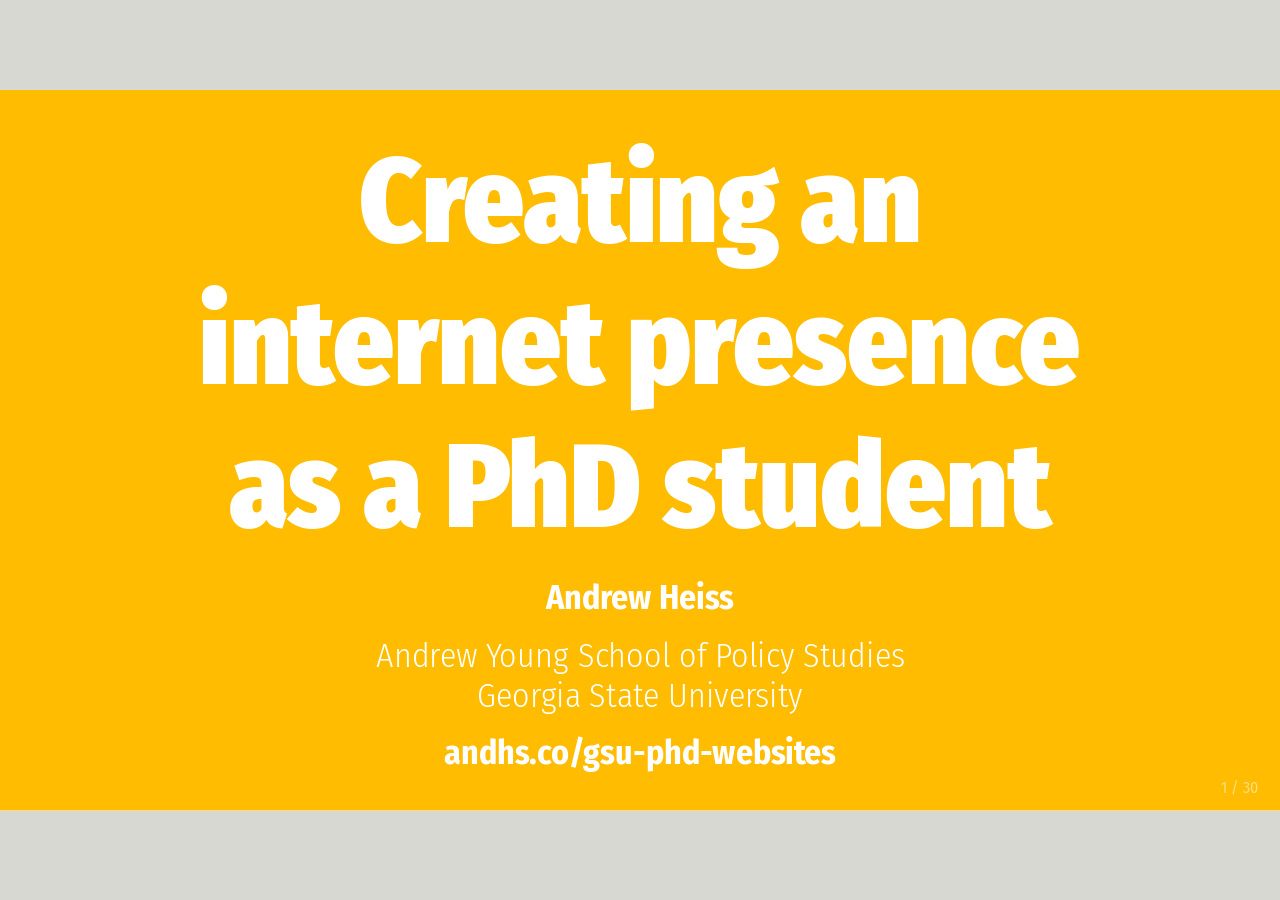
<file: slides/slides.html>
<!DOCTYPE html>
<html lang="" xml:lang="">
  <head>
    <title>Creating an internet presence as a PhD student</title>
    <meta charset="utf-8" />
    <meta name="author" content="Andrew Heiss" />
    <meta name="date" content="2026-02-06" />
    <script src="libs/header-attrs-2.30/header-attrs.js"></script>
    <link href="libs/remark-css-0.0.1/default.css" rel="stylesheet" />
    <link href="libs/tile-view-0.2.6/tile-view.css" rel="stylesheet" />
    <script src="libs/tile-view-0.2.6/tile-view.js"></script>
    <link rel="stylesheet" href="css/ath-slides.css" type="text/css" />
    <link rel="stylesheet" href="css/ath-inferno-fonts.css" type="text/css" />
    <link rel="stylesheet" href="css/animate.css" type="text/css" />
  </head>
  <body>
    <textarea id="source">








class: center middle main-title section-title-6

# Creating an&lt;br&gt;internet presence&lt;br&gt;as a PhD student

.class-info[

**Andrew Heiss**

.light[
Andrew Young School of Policy Studies&lt;br&gt;
Georgia State University
]

**andhs.co/gsu-phd-websites**

]

---

class: title title-inv-6

# Plan for today

--

.box-5.medium.sp-after-half[Why care about an internet presence?]

--

.box-3.medium.sp-after-half[Tell people you exist]

--

.box-4.medium.sp-after-half[Show people who you are]

--

.box-7.medium[Show people what you do]

---

layout: false
class: center middle section-title section-title-5 animated fadeIn

# Why care about&lt;br&gt;an internet presence?

---

class: title title-5

# It's nice to be known

.box-inv-5.medium.sp-after-half[Reputation is important in academia]

--

.center.float-left[.box-5.less-medium[Hiring]&amp;ensp;.box-5.less-medium[Promotion]]

--

.center.float-left.sp-after[.box-5.less-medium[Networking]&amp;ensp;.box-5.less-medium[Citations]]

--

.box-inv-5.large[Control the narrative&lt;br&gt;about yourself!]

---

class: title title-5

# It's nice to have friends

.box-inv-5.medium[Research is lonely and full of failure]

--

.center.float-left[.box-5.less-medium[Grants]&amp;ensp;.box-5.less-medium[Journal articles]]

--

.box-5.less-medium[Disappointing results]

--

.center.float-left.sp-after[.box-5.less-medium[No/slow feedback]&amp;ensp;.box-5.less-medium[Luck]]

--

.box-inv-5.medium[Work in public and build a community]

---

layout: false
class: center middle section-title section-title-3 animated fadeIn

# Tell people you exist

---

layout: true
class: title title-3

---

# Search engine rankings

.box-inv-3.medium[Algorithms determine your&lt;br&gt;rankings in search engines]

--

.box-3[Make profiles on standard websites&lt;br&gt;to borrow those sites' reputations]

---

# Use other peoples' websites

--

.box-inv-3.medium[Google Scholar]

--

.box-inv-3.medium[ORCID]

--

.box-inv-3.medium[Institutional directory]

--

.box-inv-3.medium[LinkedIn]

---

# Link your profiles

&amp;nbsp;

.box-inv-3.medium[List your different profiles on each site&lt;br&gt; to help the algorithm link them together]

---

layout: false
class: center middle section-title section-title-4 animated fadeIn

# Show people who you are

---

layout: true
class: title title-4

---

# Show people who you are

&amp;nbsp;

--

.box-inv-4.medium.sp-after[Your own website]

--

.box-inv-4.medium[Social media]

---

# Use your own website

.box-inv-4.medium[Have a central place that is&lt;br&gt;all about you and what you do]

--

.box-4[Control the narrative about you]

--

.box-4[Point everything else here]

---

# How and where?

.box-inv-4.medium[A website is .smaller[(typically)] a set of&lt;br&gt;HTML files that lives on a&lt;br&gt;computer somewhere in the world]

--

.box-4[Use someone else's server or your own]

---

# Site creation + hosting

.pull-left[
.box-inv-4[.medium[Google Sites]&lt;br&gt;.light.small[(free; limited design choices)]]

.box-inv-4[.medium[GSU]&lt;br&gt;.light.small[(free; unknown process for editing)]]
]

.pull-right[
.box-inv-4[.medium[WordPress]&lt;br&gt;.light.small[(free/paid; more design options)]]

.box-inv-4[.medium[Quarto + GitHub&lt;br&gt;or Netlify]&lt;br&gt;.light.small[(free)]]
]

---

# Domain name

.box-inv-4.medium[A domain name is an address&lt;br&gt;that points at a server]

.box-4.sp-after[sites.google.com/yourname vs. yourname.com]

--

.box-inv-4.sp-before[You can point a domain name at&lt;br&gt;pretty much any hosting option]

.box-4[iwantmyname.com]

---

# What should be there?

.box-inv-4.medium[At minimum]

--

.float-left.center[.box-4[About]&amp;ensp;.box-4[CV]]

.float-left.center[.box-4[Research]&amp;ensp;.box-4[Teaching]]

--

.box-inv-4.medium.sp-before[Other stuff]

.float-left.center[.box-4[Blog]&amp;ensp;.box-4[/uses &amp; /now]]

---

# Social media

&amp;nbsp;

.box-inv-4.medium[Consider having a&lt;br&gt;presence on social media]

.box-4[Bluesky, LinkedIn, Threads, Instagram, TikTok, etc.]

---

# What should I post?

.pull-left[
.box-inv-4.medium[Strictly&lt;br&gt;professional]

.box-4[Only advertise&lt;br&gt;your research]
]

--

.pull-right[
.box-inv-4.medium[Personal +&lt;br&gt;professional]

.box-4[Show the world&lt;br&gt;who you are&lt;br&gt;.smaller[(part of that is research)]]
]

---

# Why?

.box-inv-4.medium[Boost your own work]

.center[
&lt;figure&gt;
  &lt;img src="img/twitter-citations.png" alt="Does Tweeting Improve Citations?" title="Does Tweeting Improve Citations?" width="60%"&gt;
&lt;/figure&gt;
]

???

&lt;https://doi.org/10.1016/j.athoracsur.2020.04.065&gt;

---

# Why?

.box-inv-4.medium[Build and participate in a community]

--

.center.float-left[.box-4[\#acwri] .box-4[\#AcademicSky]]

--

.center.float-left[.box-4[\#rstats] .box-4[\#dataSkyence] .box-4[\#StatSky]]

--

.center.float-left[.box-4[\#econsky] .box-4[\#PAsky] .box-4[\#nonprofitsky]]

--

.center.float-left[.box-4[\#pacooks] .box-4[\#poliscicooks] .box-4[\#poliscibakes]]

---

layout: false
class: center middle section-title section-title-7 animated fadeIn

# Show people what you do

---

layout: true
class: title title-7

---

# Show people what you do

&amp;nbsp;

--

.box-inv-7.medium.sp-after[Your in-progress work]

--

.box-inv-7.medium[Your finished work]

---

layout: false

.box-7.medium[How we normally think of our work and goals]

&amp;nbsp;

.center[
&lt;figure&gt;
  &lt;img src="img/normal-work.png" alt="How we normally think of our work" title="How we normally think of our work" width="100%"&gt;
&lt;/figure&gt;
]

???

&lt;http://varianceexplained.org/r/start-blog/&gt;

&lt;https://rstudio.com/resources/rstudioconf-2019/the-unreasonable-effectiveness-of-public-work/&gt;

---

.box-7.medium[How we *should* think of our work and goals]

&amp;nbsp;

.center[
&lt;figure&gt;
  &lt;img src="img/public-work.png" alt="How we normally think of our work" title="How we normally think of our work" width="100%"&gt;
&lt;/figure&gt;
]

???

&lt;http://varianceexplained.org/r/start-blog/&gt;

&lt;https://rstudio.com/resources/rstudioconf-2019/the-unreasonable-effectiveness-of-public-work/&gt;

---

layout: true
class: title title-7

---

# Make your work available

--

.box-inv-7.medium[Most journals allow you to&lt;br&gt;post preprints online]

.box-7.sp-after[(pre-typeset and pre-edited versions)]

--

.box-inv-7.medium[Consider posting&lt;br&gt;working papers too!]

---

# Where?

--

.box-inv-7.medium[~~Academia.edu &amp; ResearchGate~~]

--

.box-inv-7.medium.sp-after[Make it as easy as possible&lt;br&gt;to access your stuff!]

--

.center.float-left[.box-7[Your own website]&amp;ensp;.box-7[Institutional repository]]

.center.float-left[.box-7[SocArXiv]&amp;ensp;.box-7[Dropbox]&amp;ensp;.box-7[Google Drive]]

---

# Radical transparency and public work

--

.box-inv-7.medium[Go beyond just posting your research!]

--

.box-inv-7[Work in public]

.center[
&lt;figure&gt;
  &lt;img src="img/public-work.png" alt="How we normally think of our work" title="How we normally think of our work" width="100%"&gt;
&lt;/figure&gt;
]

---

# (Easy-ish) ways to work in public

--

.box-inv-7.less-medium[Play with (and blog about) data]

.center.sp-after[
.small[[Example](https://www.andrewheiss.com/blog/2023/04/26/middle-earth-mapping-sf-r-gis/)]&amp;emsp;.small[[Example](https://www.andrewheiss.com/blog/2024/05/03/birthday-spans-simulation-sans-math/)]
]

--

.box-inv-7.less-medium[Play with (and blog about) methods]

.center.sp-after[
.small[[Example](https://www.andrewheiss.com/blog/2022/05/20/marginalia/)]&amp;emsp;.small[[Example](https://www.andrewheiss.com/blog/2023/08/12/conjoint-multilevel-multinomial-guide/)]&amp;emsp;.small[[Example](https://www.andrewheiss.com/blog/2021/01/15/msm-gee-multilevel/)]
]

--

.box-inv-7.less-medium[Teach concepts (to yourself, mostly!)]

.center.sp-after[
.small[[Example](https://www.andrewheiss.com/blog/2019/01/29/diff-means-half-dozen-ways/)]&amp;emsp;.small[[Example](https://www.andrewheiss.com/blog/2024/03/21/demystifying-ate-att-atu/)]&amp;emsp;.small[[Example](https://www.andrewheiss.com/blog/2021/09/07/do-calculus-backdoors/)]
]

---

# Consequences of working in public

--

.box-inv-7.medium[Get quick feedback&lt;br&gt;.small[(and corrections)] from smarter people]

--

.box-inv-7.medium[Find coauthors and publishing opportunities]

--

.box-inv-7.medium[Create a reference for yourself]

--

.box-inv-7.medium[Build your reputation as an expert]

---

layout: false
class: title title-6

# Control your internet presence!

--

.box-3.medium[Tell people you exist]

.box-inv-3.small.sp-after[List yourself on existing websites]

--

.box-4.medium[Show people who you are]

.box-inv-4.small.sp-after[Make your own website and use social media]

--

.box-7.medium[Show people what you do]

.box-inv-7.small[Show your in-progress and finished work]



    </textarea>
<style data-target="print-only">@media screen {.remark-slide-container{display:block;}.remark-slide-scaler{box-shadow:none;}}</style>
<script src="libs/remark-latest.min.js"></script>
<script>var slideshow = remark.create({
  "highlightStyle": "github",
  "highlightLines": true,
  "countIncrementalSlides": false,
  "ratio": "16:9",
  "navigation": {
    "scroll": false
  }
});
if (window.HTMLWidgets) slideshow.on('afterShowSlide', function (slide) {
  window.dispatchEvent(new Event('resize'));
});
(function(d) {
  var s = d.createElement("style"), r = d.querySelector(".remark-slide-scaler");
  if (!r) return;
  s.type = "text/css"; s.innerHTML = "@page {size: " + r.style.width + " " + r.style.height +"; }";
  d.head.appendChild(s);
})(document);

(function(d) {
  var el = d.getElementsByClassName("remark-slides-area");
  if (!el) return;
  var slide, slides = slideshow.getSlides(), els = el[0].children;
  for (var i = 1; i < slides.length; i++) {
    slide = slides[i];
    if (slide.properties.continued === "true" || slide.properties.count === "false") {
      els[i - 1].className += ' has-continuation';
    }
  }
  var s = d.createElement("style");
  s.type = "text/css"; s.innerHTML = "@media print { .has-continuation { display: none; } }";
  d.head.appendChild(s);
})(document);
// delete the temporary CSS (for displaying all slides initially) when the user
// starts to view slides
(function() {
  var deleted = false;
  slideshow.on('beforeShowSlide', function(slide) {
    if (deleted) return;
    var sheets = document.styleSheets, node;
    for (var i = 0; i < sheets.length; i++) {
      node = sheets[i].ownerNode;
      if (node.dataset["target"] !== "print-only") continue;
      node.parentNode.removeChild(node);
    }
    deleted = true;
  });
})();
// add `data-at-shortcutkeys` attribute to <body> to resolve conflicts with JAWS
// screen reader (see PR #262)
(function(d) {
  let res = {};
  d.querySelectorAll('.remark-help-content table tr').forEach(tr => {
    const t = tr.querySelector('td:nth-child(2)').innerText;
    tr.querySelectorAll('td:first-child .key').forEach(key => {
      const k = key.innerText;
      if (/^[a-z]$/.test(k)) res[k] = t;  // must be a single letter (key)
    });
  });
  d.body.setAttribute('data-at-shortcutkeys', JSON.stringify(res));
})(document);
(function() {
  "use strict"
  // Replace <script> tags in slides area to make them executable
  var scripts = document.querySelectorAll(
    '.remark-slides-area .remark-slide-container script'
  );
  if (!scripts.length) return;
  for (var i = 0; i < scripts.length; i++) {
    var s = document.createElement('script');
    var code = document.createTextNode(scripts[i].textContent);
    s.appendChild(code);
    var scriptAttrs = scripts[i].attributes;
    for (var j = 0; j < scriptAttrs.length; j++) {
      s.setAttribute(scriptAttrs[j].name, scriptAttrs[j].value);
    }
    scripts[i].parentElement.replaceChild(s, scripts[i]);
  }
})();
(function() {
  var links = document.getElementsByTagName('a');
  for (var i = 0; i < links.length; i++) {
    if (/^(https?:)?\/\//.test(links[i].getAttribute('href'))) {
      links[i].target = '_blank';
    }
  }
})();
// adds .remark-code-has-line-highlighted class to <pre> parent elements
// of code chunks containing highlighted lines with class .remark-code-line-highlighted
(function(d) {
  const hlines = d.querySelectorAll('.remark-code-line-highlighted');
  const preParents = [];
  const findPreParent = function(line, p = 0) {
    if (p > 1) return null; // traverse up no further than grandparent
    const el = line.parentElement;
    return el.tagName === "PRE" ? el : findPreParent(el, ++p);
  };

  for (let line of hlines) {
    let pre = findPreParent(line);
    if (pre && !preParents.includes(pre)) preParents.push(pre);
  }
  preParents.forEach(p => p.classList.add("remark-code-has-line-highlighted"));
})(document);</script>

<script>
slideshow._releaseMath = function(el) {
  var i, text, code, codes = el.getElementsByTagName('code');
  for (i = 0; i < codes.length;) {
    code = codes[i];
    if (code.parentNode.tagName !== 'PRE' && code.childElementCount === 0) {
      text = code.textContent;
      if (/^\\\((.|\s)+\\\)$/.test(text) || /^\\\[(.|\s)+\\\]$/.test(text) ||
          /^\$\$(.|\s)+\$\$$/.test(text) ||
          /^\\begin\{([^}]+)\}(.|\s)+\\end\{[^}]+\}$/.test(text)) {
        code.outerHTML = code.innerHTML;  // remove <code></code>
        continue;
      }
    }
    i++;
  }
};
slideshow._releaseMath(document);
</script>
<!-- dynamically load mathjax for compatibility with self-contained -->
<script>
(function () {
  var script = document.createElement('script');
  script.type = 'text/javascript';
  script.src  = 'https://mathjax.rstudio.com/latest/MathJax.js?config=TeX-MML-AM_CHTML';
  if (location.protocol !== 'file:' && /^https?:/.test(script.src))
    script.src  = script.src.replace(/^https?:/, '');
  document.getElementsByTagName('head')[0].appendChild(script);
})();
</script>
  </body>
</html>
</file>
<file: site_libs/quarto-html/tippy.css>
.tippy-box[data-animation=fade][data-state=hidden]{opacity:0}[data-tippy-root]{max-width:calc(100vw - 10px)}.tippy-box{position:relative;background-color:#333;color:#fff;border-radius:4px;font-size:14px;line-height:1.4;white-space:normal;outline:0;transition-property:transform,visibility,opacity}.tippy-box[data-placement^=top]>.tippy-arrow{bottom:0}.tippy-box[data-placement^=top]>.tippy-arrow:before{bottom:-7px;left:0;border-width:8px 8px 0;border-top-color:initial;transform-origin:center top}.tippy-box[data-placement^=bottom]>.tippy-arrow{top:0}.tippy-box[data-placement^=bottom]>.tippy-arrow:before{top:-7px;left:0;border-width:0 8px 8px;border-bottom-color:initial;transform-origin:center bottom}.tippy-box[data-placement^=left]>.tippy-arrow{right:0}.tippy-box[data-placement^=left]>.tippy-arrow:before{border-width:8px 0 8px 8px;border-left-color:initial;right:-7px;transform-origin:center left}.tippy-box[data-placement^=right]>.tippy-arrow{left:0}.tippy-box[data-placement^=right]>.tippy-arrow:before{left:-7px;border-width:8px 8px 8px 0;border-right-color:initial;transform-origin:center right}.tippy-box[data-inertia][data-state=visible]{transition-timing-function:cubic-bezier(.54,1.5,.38,1.11)}.tippy-arrow{width:16px;height:16px;color:#333}.tippy-arrow:before{content:"";position:absolute;border-color:transparent;border-style:solid}.tippy-content{position:relative;padding:5px 9px;z-index:1}
</file>
<file: site_libs/quarto-html/quarto-syntax-highlighting-a67ac2868200dddf7a4f0e3ae403775c.css>
/* quarto syntax highlight colors */
:root {
  --quarto-hl-ot-color: #003B4F;
  --quarto-hl-at-color: #657422;
  --quarto-hl-ss-color: #20794D;
  --quarto-hl-an-color: #5E5E5E;
  --quarto-hl-fu-color: #4758AB;
  --quarto-hl-st-color: #20794D;
  --quarto-hl-cf-color: #003B4F;
  --quarto-hl-op-color: #5E5E5E;
  --quarto-hl-er-color: #AD0000;
  --quarto-hl-bn-color: #AD0000;
  --quarto-hl-al-color: #AD0000;
  --quarto-hl-va-color: #111111;
  --quarto-hl-bu-color: inherit;
  --quarto-hl-ex-color: inherit;
  --quarto-hl-pp-color: #AD0000;
  --quarto-hl-in-color: #5E5E5E;
  --quarto-hl-vs-color: #20794D;
  --quarto-hl-wa-color: #5E5E5E;
  --quarto-hl-do-color: #5E5E5E;
  --quarto-hl-im-color: #00769E;
  --quarto-hl-ch-color: #20794D;
  --quarto-hl-dt-color: #AD0000;
  --quarto-hl-fl-color: #AD0000;
  --quarto-hl-co-color: #5E5E5E;
  --quarto-hl-cv-color: #5E5E5E;
  --quarto-hl-cn-color: #8f5902;
  --quarto-hl-sc-color: #5E5E5E;
  --quarto-hl-dv-color: #AD0000;
  --quarto-hl-kw-color: #003B4F;
}

/* other quarto variables */
:root {
  --quarto-font-monospace: SFMono-Regular, Menlo, Monaco, Consolas, "Liberation Mono", "Courier New", monospace;
}

/* syntax highlight based on Pandoc's rules */
pre > code.sourceCode > span {
  color: #003B4F;
}

code.sourceCode > span {
  color: #003B4F;
}

div.sourceCode,
div.sourceCode pre.sourceCode {
  color: #003B4F;
}

/* Normal */
code span {
  color: #003B4F;
}

/* Alert */
code span.al {
  color: #AD0000;
  font-style: inherit;
}

/* Annotation */
code span.an {
  color: #5E5E5E;
  font-style: inherit;
}

/* Attribute */
code span.at {
  color: #657422;
  font-style: inherit;
}

/* BaseN */
code span.bn {
  color: #AD0000;
  font-style: inherit;
}

/* BuiltIn */
code span.bu {
  font-style: inherit;
}

/* ControlFlow */
code span.cf {
  color: #003B4F;
  font-weight: bold;
  font-style: inherit;
}

/* Char */
code span.ch {
  color: #20794D;
  font-style: inherit;
}

/* Constant */
code span.cn {
  color: #8f5902;
  font-style: inherit;
}

/* Comment */
code span.co {
  color: #5E5E5E;
  font-style: inherit;
}

/* CommentVar */
code span.cv {
  color: #5E5E5E;
  font-style: italic;
}

/* Documentation */
code span.do {
  color: #5E5E5E;
  font-style: italic;
}

/* DataType */
code span.dt {
  color: #AD0000;
  font-style: inherit;
}

/* DecVal */
code span.dv {
  color: #AD0000;
  font-style: inherit;
}

/* Error */
code span.er {
  color: #AD0000;
  font-style: inherit;
}

/* Extension */
code span.ex {
  font-style: inherit;
}

/* Float */
code span.fl {
  color: #AD0000;
  font-style: inherit;
}

/* Function */
code span.fu {
  color: #4758AB;
  font-style: inherit;
}

/* Import */
code span.im {
  color: #00769E;
  font-style: inherit;
}

/* Information */
code span.in {
  color: #5E5E5E;
  font-style: inherit;
}

/* Keyword */
code span.kw {
  color: #003B4F;
  font-weight: bold;
  font-style: inherit;
}

/* Operator */
code span.op {
  color: #5E5E5E;
  font-style: inherit;
}

/* Other */
code span.ot {
  color: #003B4F;
  font-style: inherit;
}

/* Preprocessor */
code span.pp {
  color: #AD0000;
  font-style: inherit;
}

/* SpecialChar */
code span.sc {
  color: #5E5E5E;
  font-style: inherit;
}

/* SpecialString */
code span.ss {
  color: #20794D;
  font-style: inherit;
}

/* String */
code span.st {
  color: #20794D;
  font-style: inherit;
}

/* Variable */
code span.va {
  color: #111111;
  font-style: inherit;
}

/* VerbatimString */
code span.vs {
  color: #20794D;
  font-style: inherit;
}

/* Warning */
code span.wa {
  color: #5E5E5E;
  font-style: italic;
}

.prevent-inlining {
  content: "</";
}

/*# sourceMappingURL=d566d183c03f6538e7eb3e391e284aa4.css.map */
</file>
<file: site_libs/quarto-html/quarto-syntax-highlighting-dark-82d683e9f830cba069e3fb8cbfbea53b.css>
/* quarto syntax highlight colors */
:root {
  --quarto-hl-al-color: #f07178;
  --quarto-hl-an-color: #d4d0ab;
  --quarto-hl-at-color: #00e0e0;
  --quarto-hl-bn-color: #d4d0ab;
  --quarto-hl-bu-color: #abe338;
  --quarto-hl-ch-color: #abe338;
  --quarto-hl-co-color: #f8f8f2;
  --quarto-hl-cv-color: #ffd700;
  --quarto-hl-cn-color: #ffd700;
  --quarto-hl-cf-color: #ffa07a;
  --quarto-hl-dt-color: #ffa07a;
  --quarto-hl-dv-color: #d4d0ab;
  --quarto-hl-do-color: #f8f8f2;
  --quarto-hl-er-color: #f07178;
  --quarto-hl-ex-color: #00e0e0;
  --quarto-hl-fl-color: #d4d0ab;
  --quarto-hl-fu-color: #ffa07a;
  --quarto-hl-im-color: #abe338;
  --quarto-hl-in-color: #d4d0ab;
  --quarto-hl-kw-color: #ffa07a;
  --quarto-hl-op-color: #ffa07a;
  --quarto-hl-ot-color: #00e0e0;
  --quarto-hl-pp-color: #dcc6e0;
  --quarto-hl-re-color: #00e0e0;
  --quarto-hl-sc-color: #abe338;
  --quarto-hl-ss-color: #abe338;
  --quarto-hl-st-color: #abe338;
  --quarto-hl-va-color: #00e0e0;
  --quarto-hl-vs-color: #abe338;
  --quarto-hl-wa-color: #dcc6e0;
}

/* other quarto variables */
:root {
  --quarto-font-monospace: SFMono-Regular, Menlo, Monaco, Consolas, "Liberation Mono", "Courier New", monospace;
}

/* syntax highlight based on Pandoc's rules */
pre > code.sourceCode > span {
  color: #f8f8f2;
}

code.sourceCode > span {
  color: #f8f8f2;
}

div.sourceCode,
div.sourceCode pre.sourceCode {
  color: #f8f8f2;
}

/* Normal */
code span {
  color: #f8f8f2;
}

/* Alert */
code span.al {
  color: #f07178;
}

/* Annotation */
code span.an {
  color: #d4d0ab;
}

/* Attribute */
code span.at {
  color: #00e0e0;
}

/* BaseN */
code span.bn {
  color: #d4d0ab;
}

/* BuiltIn */
code span.bu {
  color: #abe338;
}

/* ControlFlow */
code span.cf {
  font-weight: bold;
  color: #ffa07a;
}

/* Char */
code span.ch {
  color: #abe338;
}

/* Constant */
code span.cn {
  color: #ffd700;
}

/* Comment */
code span.co {
  font-style: italic;
  color: #f8f8f2;
}

/* CommentVar */
code span.cv {
  color: #ffd700;
}

/* Documentation */
code span.do {
  color: #f8f8f2;
}

/* DataType */
code span.dt {
  color: #ffa07a;
}

/* DecVal */
code span.dv {
  color: #d4d0ab;
}

/* Error */
code span.er {
  color: #f07178;
  text-decoration: underline;
}

/* Extension */
code span.ex {
  font-weight: bold;
  color: #00e0e0;
}

/* Float */
code span.fl {
  color: #d4d0ab;
}

/* Function */
code span.fu {
  color: #ffa07a;
}

/* Import */
code span.im {
  color: #abe338;
}

/* Information */
code span.in {
  color: #d4d0ab;
}

/* Keyword */
code span.kw {
  font-weight: bold;
  color: #ffa07a;
}

/* Operator */
code span.op {
  color: #ffa07a;
}

/* Other */
code span.ot {
  color: #00e0e0;
}

/* Preprocessor */
code span.pp {
  color: #dcc6e0;
}

/* RegionMarker */
code span.re {
  background-color: #f8f8f2;
  color: #00e0e0;
}

/* SpecialChar */
code span.sc {
  color: #abe338;
}

/* SpecialString */
code span.ss {
  color: #abe338;
}

/* String */
code span.st {
  color: #abe338;
}

/* Variable */
code span.va {
  color: #00e0e0;
}

/* VerbatimString */
code span.vs {
  color: #abe338;
}

/* Warning */
code span.wa {
  color: #dcc6e0;
}

.prevent-inlining {
  content: "</";
}

/*# sourceMappingURL=e1cd14cd301904a366f861c65ffcdb71.css.map */
</file>
<file: site_libs/quarto-contrib/fontawesome6-6.7.2/latex-fontsize.css>
.fa-tiny {
  font-size: 0.5em;
}
.fa-scriptsize {
  font-size: 0.7em;
}
.fa-footnotesize {
  font-size: 0.8em;
}
.fa-small {
  font-size: 0.9em;
}
.fa-normalsize {
  font-size: 1em;
}
.fa-large {
  font-size: 1.2em;
}
.fa-Large {
  font-size: 1.5em;
}
.fa-LARGE {
  font-size: 1.75em;
}
.fa-huge {
  font-size: 2em;
}
.fa-Huge {
  font-size: 2.5em;
}
</file>
<file: slides/libs/remark-css-0.0.1/default.css>
a, a > code {
  color: rgb(249, 38, 114);
  text-decoration: none;
}
.footnote {
  position: absolute;
  bottom: 3em;
  padding-right: 4em;
  font-size: 90%;
}
.remark-code-line-highlighted     { background-color: #ffff88; }

.inverse {
  background-color: #272822;
  color: #d6d6d6;
  text-shadow: 0 0 20px #333;
}
.inverse h1, .inverse h2, .inverse h3 {
  color: #f3f3f3;
}
/* Two-column layout */
.left-column {
  color: #777;
  width: 20%;
  height: 92%;
  float: left;
}
.left-column h2:last-of-type, .left-column h3:last-child {
  color: #000;
}
.right-column {
  width: 75%;
  float: right;
  padding-top: 1em;
}
.pull-left {
  float: left;
  width: 47%;
}
.pull-right {
  float: right;
  width: 47%;
}
.pull-right + * {
  clear: both;
}
img, video, iframe {
  max-width: 100%;
}
blockquote {
  border-left: solid 5px lightgray;
  padding-left: 1em;
}
.remark-slide table {
  margin: auto;
  border-top: 1px solid #666;
  border-bottom: 1px solid #666;
}
.remark-slide table thead th { border-bottom: 1px solid #ddd; }
th, td { padding: 5px; }
.remark-slide thead, .remark-slide tfoot, .remark-slide tr:nth-child(even) { background: #eee }

@page { margin: 0; }
@media print {
  .remark-slide-scaler {
    width: 100% !important;
    height: 100% !important;
    transform: scale(1) !important;
    top: 0 !important;
    left: 0 !important;
  }
}
</file>
<file: slides/libs/tile-view-0.2.6/tile-view.css>
.remark__tile-view * {
  box-sizing: border-box;
}

.remark__tile-view {
  background: lightgray;
  position: relative;
  width: 100%;
  height: 100%;
  padding: 3em;
  font-size: 18px;
  box-sizing: border-box;
  overflow: scroll;
}

.remark__tile-view__header {
  text-align: center;
}

.remark__tile-view__tiles {
  display: grid;
  /* Set column width in JS */
  /* grid-template-columns: repeat(auto-fill, minmax(300px, 1fr)); */
  justify-items: center;
}

.remark__tile-view__tile {
  position: relative;
  margin: 0.5em;
  padding: 0.5em;
}

.remark__tile-view__slide-container {
  margin: 0 auto;
}

.remark__tile-view__tile--current {
  background: #ffd863;
  border: 5px solid #ffd863;
  margin: calc(0.5em - 5px);
  border-radius: 0;
}

.remark__tile-view__tile--seen {
  opacity: 0.5;
}

.remark__tile-view__tile:hover {
  /* background: #993d70; */
  background: #44bc96;
  opacity: 1;
}
</file>
<file: slides/css/ath-slides.css>
/* 
Typography
*/
.remark-slide-content {
  font-size: 40px;
  /* Base font size */
  padding: 1em 1em 1em 1em;
}

.remark-slide-content p {
  margin: 0.5em 0;
}

.remark-slide-content h1 {
  font-size: 1.7em;
  line-height: 1em;
  margin-top: 0;
  text-align: center;
}

.huge {
  font-size: 2.2em;
}

.large {
  font-size: 1.7em;
}

.normal {
  font-size: 1em;
}

.medium {
  font-size: 1.4em;
}

.less-medium {
  font-size: 1.2em;
}

.SMALL {
  /* CURSE YOU LATEX */
  font-size: 0.9em;
}

.small {
  font-size: 0.8em;
}

.smaller {
  font-size: 0.65em;
}

.tiny {
  font-size: 0.5em;
}

.light {
  font-weight: 300;
}

.full-width {
  width: 100%;
}

.remark-slide-number {
  font-size: 15px;
}

figure {
  margin: 15px;
}

figcaption {
  font-size: 0.5em;
}

.pull-left h2,
.pull-right h2,
.pull-left-3 h2,
.pull-middle-3 h2,
.pull-right-3 h2 {
  margin-top: 0.3em;
}

.cell-left {
  text-align: left;
}

.cell-right {
  text-align: right;
}

.cell-center {
  text-align: center;
}

.frame {
  border: 1px #000000 solid;
  padding: 20px;
  box-sizing: border-box;
}

.bg-full {
  background-size: cover;
}

.bg-90 {
  background-size: 90%;
  background-position-y: 30%;
}

.bg-y-75 {
  background-position-y: 75%;
}

.sp-before {
  margin-top: 1em !important;
}

.sp-before {
  margin-top: 0.7em !important;
}

.sp-after {
  margin-bottom: 1em !important;
}

.sp-after-half {
  margin-bottom: 0.7em !important;
}

.remark-code,
.remark-inline-code {
  font-size: 0.75em;
}

/* Side-by-side code/plot stuff https://www.garrickadenbuie.com/blog/decouple-code-and-output-in-xaringan-slides/ */
.left-code {
  color: #777;
  width: 48%;
  height: 92%;
  float: left;
}

.right-plot {
  width: 50%;
  float: right;
  padding-left: 1%;
}

.right-code {
  color: #777;
  width: 48%;
  height: 92%;
  float: right;
}

.left-plot {
  width: 50%;
  float: left;
  padding-right: 1%;
}

.left-code .remark-code,
.left-code .remark-inline-code,
.right-code .remark-code,
.right-code .remark-inline-code {
  font-size: 0.5em;
}

.small-code .remark-code,
.small-code .remark-inline-code {
  font-size: 0.5em;
}

/* 
Main title and section title slides
*/
.main-title {
  color: #FFFFFF;
}

.main-title {
  text-align: center;
}

.main-title h1 {
  font-weight: 900;
  font-size: 2.8em;
  line-height: 1.2;
  margin-bottom: 2em;
}

.main-title p {
  font-size: 0.8em;
}

.main-title .class-info {
  position: absolute;
  width: 100%;
  left: 0;
  bottom: calc(0% + 0.5em);
}

.section-title h1,
.section-title-inv h1 {
  color: #FFFFFF;
  font-size: 2.3em;
  line-height: 1.3;
}

/* 
Three column layout
*/
.pull-left-3 {
  float: left;
  width: 30%;
  padding: 0 2.5% 0 0;
}

.pull-middle-3 {
  float: left;
  width: 30%;
  padding: 0 2.5%;
}

.pull-right-3 {
  float: right;
  width: 30%;
  padding: 0 0 0 2.5%;
}

.pull-right-3 ~ * {
  clear: both;
}

/*
Wider pull left/right
*/
.pull-left-wide {
  float: left;
  width: 65%;
}

.pull-left-narrow {
  float: left;
  width: 32%;
}

.pull-right-wide {
  float: right;
  width: 65%;
}

.pull-right-narrow {
  float: right;
  width: 32%;
}

.pull-right-narrow ~ *,
.pull-right-wide ~ * {
  clear: both;
}

/* 
Slides with title bars at the top
*/
.title {
  padding-top: 0em;
  border-top: 110px solid #777777;
}

.title h1 {
  margin-top: -85px;
  margin-bottom: 50px;
}

.title-1 {
  border-top-color: #4D016B;
}

.title-2 {
  border-top-color: #81056F;
}

.title-3 {
  border-top-color: #B1165F;
}

.title-4 {
  border-top-color: #E0343E;
}

.title-5 {
  border-top-color: #FF6000;
}

.title-6 {
  border-top-color: #FFBC00;
}

.title-7 {
  border-top-color: #42159D;
}

.title-inv-1 {
  border-top-color: #E8AFFE;
}

.title-inv-2 {
  border-top-color: #FCB7F2;
}

.title-inv-3 {
  border-top-color: #F8C8DE;
}

.title-inv-4 {
  border-top-color: #F9D6D8;
}

.title-inv-5 {
  border-top-color: #FFDFCC;
}

.title-inv-6 {
  border-top-color: #FFF2CC;
}

.title-inv-7 {
  border-top-color: #E3D8FA;
}

/*
General color classes
*/
.color-1 {
  color: #4D016B;
}

.color-2 {
  color: #81056F;
}

.color-3 {
  color: #B1165F;
}

.color-4 {
  color: #E0343E;
}

.color-5 {
  color: #FF6000;
}

.color-6 {
  color: #FFBC00;
}

.color-7 {
  color: #42159D;
}

.color-light-1 {
  color: #E8AFFE;
}

.color-light-2 {
  color: #FCB7F2;
}

.color-light-3 {
  color: #F8C8DE;
}

.color-light-4 {
  color: #F9D6D8;
}

.color-light-5 {
  color: #FFDFCC;
}

.color-light-6 {
  color: #FFF2CC;
}

.color-light-7 {
  color: #E3D8FA;
}

/* 
Coloring and inverse coloring in title bars and content boxes
*/
.box-1,
.section-title-1 {
  background-color: #4D016B;
}

.box-2,
.section-title-2 {
  background-color: #81056F;
}

.box-3,
.section-title-3 {
  background-color: #B1165F;
}

.box-4,
.section-title-4 {
  background-color: #E0343E;
}

.box-5,
.section-title-5 {
  background-color: #FF6000;
}

.box-6,
.section-title-6 {
  background-color: #FFBC00;
}

.box-7,
.section-title-7 {
  background-color: #42159D;
}

.box-inv-1,
.section-title-inv-1 {
  background-color: #E8AFFE;
}

.box-inv-2,
.section-title-inv-2 {
  background-color: #FCB7F2;
}

.box-inv-3,
.section-title-inv-3 {
  background-color: #F8C8DE;
}

.box-inv-4,
.section-title-inv-4 {
  background-color: #F9D6D8;
}

.box-inv-5,
.section-title-inv-5 {
  background-color: #FFDFCC;
}

.box-inv-6,
.section-title-inv-6 {
  background-color: #FFF2CC;
}

.box-inv-7,
.section-title-inv-7 {
  background-color: #E3D8FA;
}

.box-inv-1,
.title-inv-1 h1,
.section-title-inv-1 h1 {
  color: #4D016B;
}

.box-inv-2,
.title-inv-2 h1,
.section-title-inv-2 h1 {
  color: #81056F;
}

.box-inv-3,
.title-inv-3 h1,
.section-title-inv-3 h1 {
  color: #B1165F;
}

.box-inv-4,
.title-inv-4 h1,
.section-title-inv-4 h1 {
  color: #E0343E;
}

.box-inv-5,
.title-inv-5 h1,
.section-title-inv-5 h1 {
  color: #FF6000;
}

.box-inv-6,
.title-inv-6 h1,
.section-title-inv-6 h1 {
  color: #FFBC00;
}

.box-inv-7,
.title-inv-7 h1,
.section-title-inv-7 h1 {
  color: #42159D;
}

.box-7, .box-6, .box-5, .box-4, .box-3, .box-2, .box-1, .title-7 h1, .title-6 h1, .title-5 h1, .title-4 h1, .title-3 h1, .title-2 h1, .title-1 h1, .section-title h1 {
  color: #FFFFFF;
}

.box-7, .box-inv-7, .box-6, .box-inv-6, .box-5, .box-inv-5, .box-4, .box-inv-4, .box-3, .box-inv-3, .box-2, .box-inv-2, .box-1, .box-inv-1 {
  margin: 0em auto;
  overflow: hidden;
  padding: 0.1em 0.4em;
  font-weight: 600;
  display: table;
  text-align: center;
}

.float-left {
  text-align: left;
}

.float-right {
  text-align: right;
}

.float-left .box-1, .float-left .box-inv-1,
.float-right .box-1, .float-right .box-inv-1 {
  display: inline;
}

.float-left .box-2, .float-left .box-inv-2,
.float-right .box-2, .float-right .box-inv-2 {
  display: inline;
}

.float-left .box-3, .float-left .box-inv-3,
.float-right .box-3, .float-right .box-inv-3 {
  display: inline;
}

.float-left .box-4, .float-left .box-inv-4,
.float-right .box-4, .float-right .box-inv-4 {
  display: inline;
}

.float-left .box-5, .float-left .box-inv-5,
.float-right .box-5, .float-right .box-inv-5 {
  display: inline;
}

.float-left .box-6, .float-left .box-inv-6,
.float-right .box-6, .float-right .box-inv-6 {
  display: inline;
}

.float-left .box-7, .float-left .box-inv-7,
.float-right .box-7, .float-right .box-inv-7 {
  display: inline;
}

/* Corner ribbon */
/* Adapted from https://codepen.io/eode9/pen/twkKm */
.corner-ribbon {
  width: 425px;
  position: fixed;
  top: auto;
  bottom: 50px;
  left: -85px;
  transform: rotate(35deg);
  -webkit-transform: rotate(35deg);
  box-shadow: 0 0 3px rgba(0, 0, 0, 0.3);
  text-align: center;
  font-size: 0.6em;
  padding: 0.25em 0;
  background: #E0343E;
  color: #FFFFFF;
}
</file>
<file: slides/css/ath-inferno-fonts.css>
@import url('https://fonts.googleapis.com/css2?family=Fira+Sans+Condensed:ital,wght@0,300;0,400;0,600;0,900;1,300;1,400;1,600;1,900&display=swap');
@import url('https://fonts.googleapis.com/css2?family=Source+Code+Pro:wght@400;700&display=swap');

body, h1, h2, h3 {
  font-family: 'Fira Sans Condensed', sans;
}

h1, h2, h3 {
  font-weight: 600;
}

.remark-code, .remark-inline-code {
  font-family: 'Source Code Pro', 'Lucida Console', Monaco, monospace;
}
</file>
